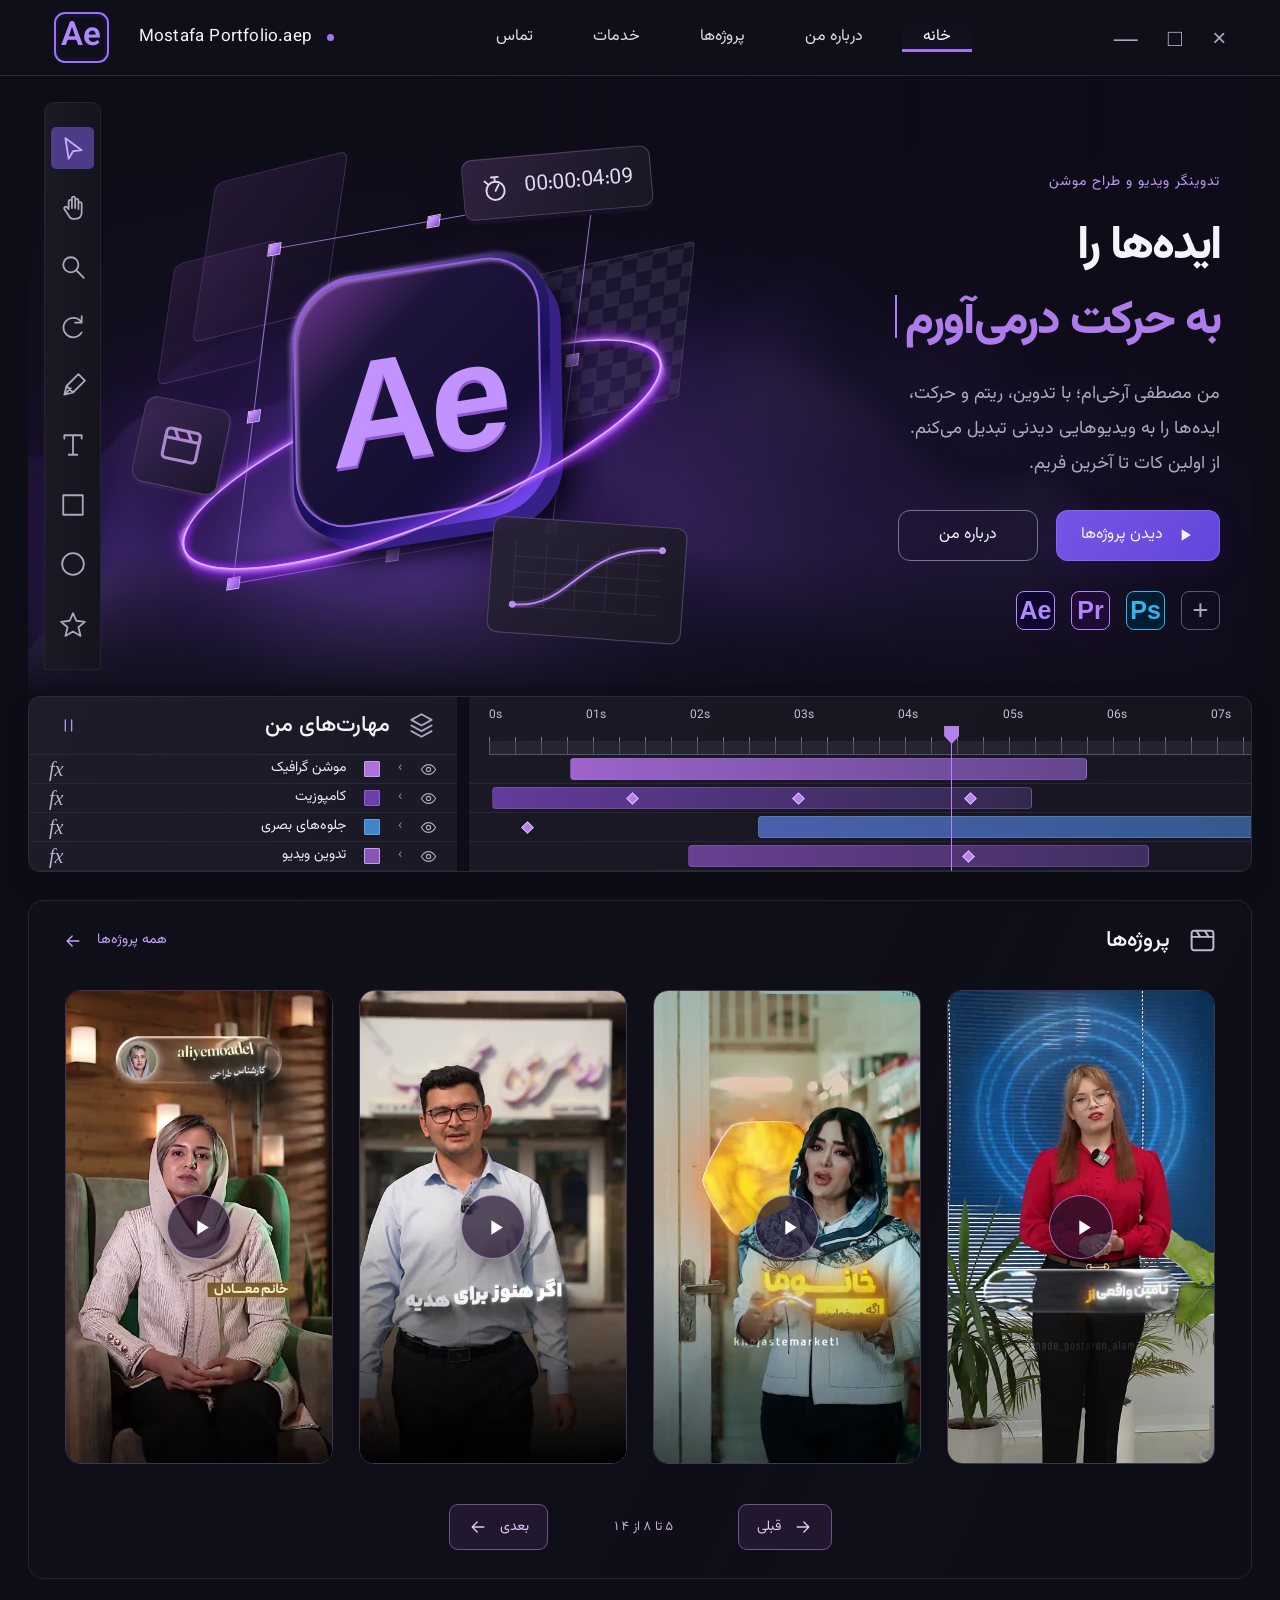
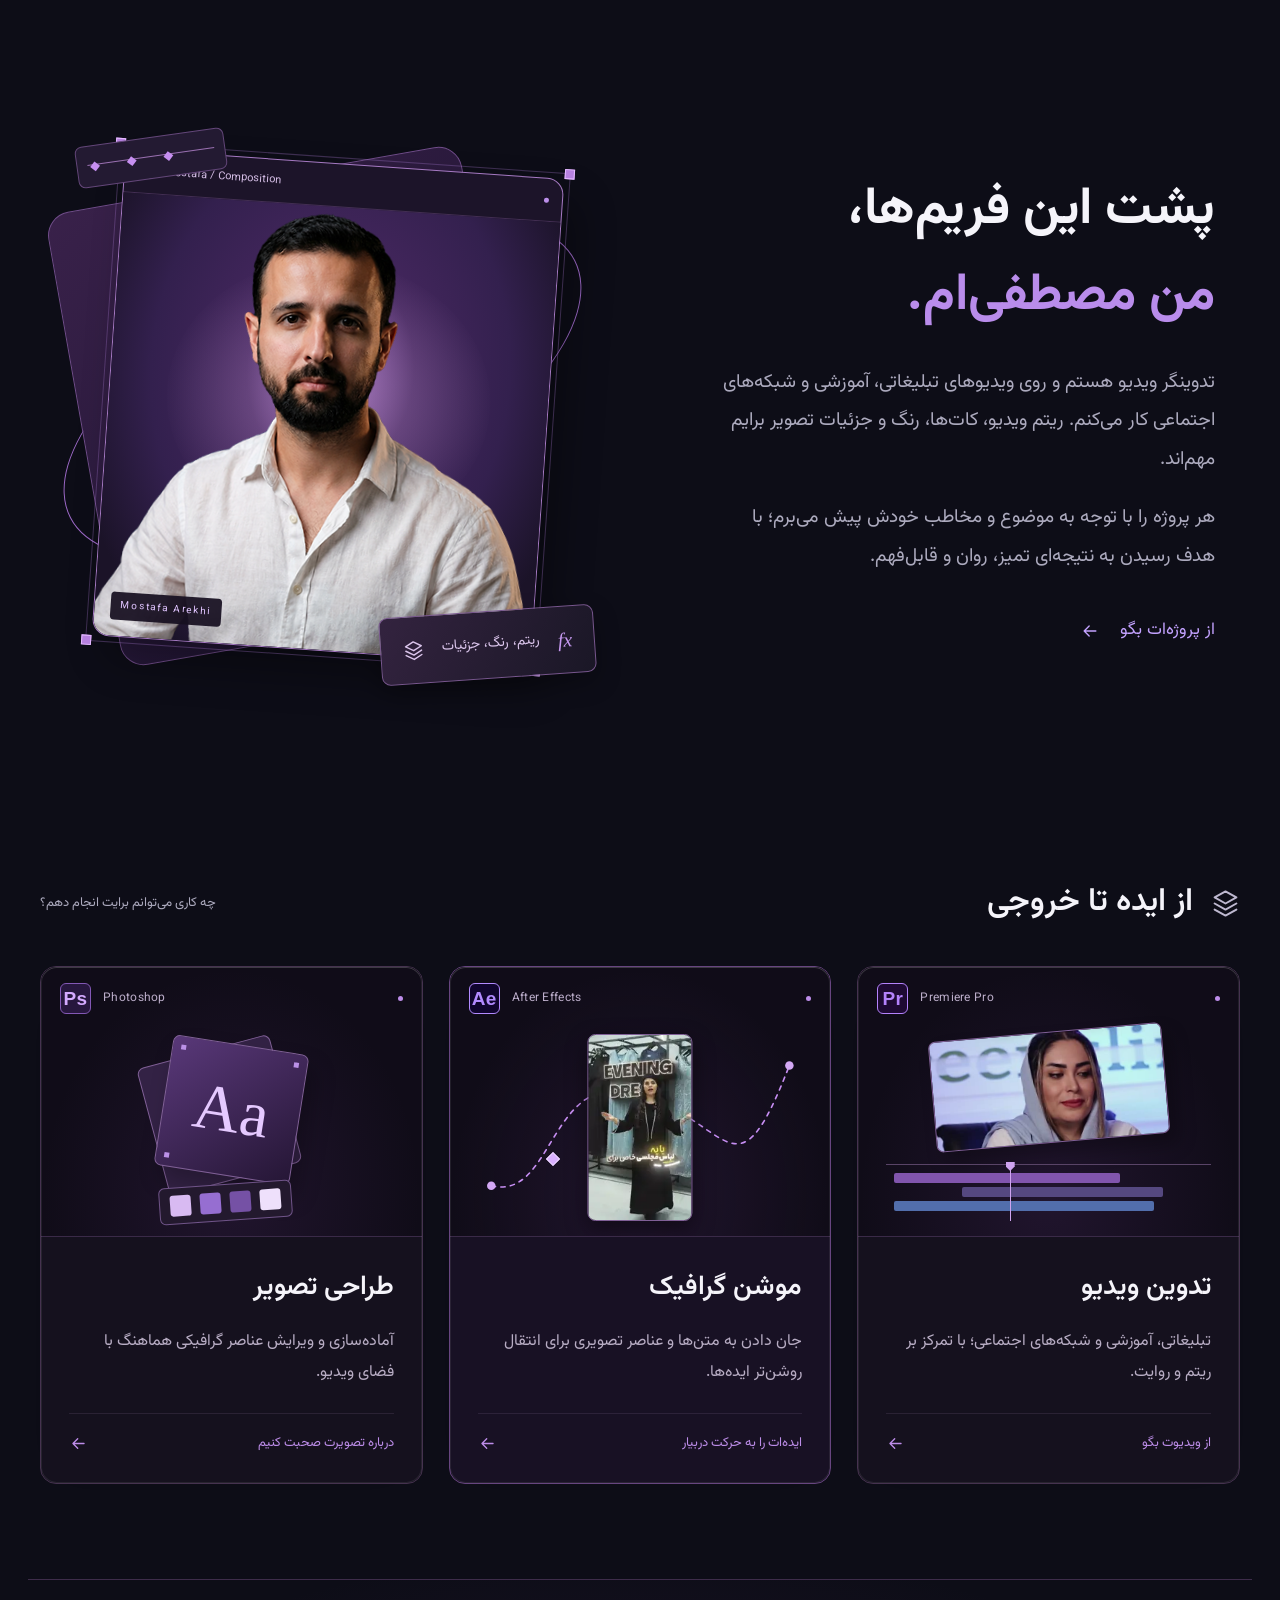
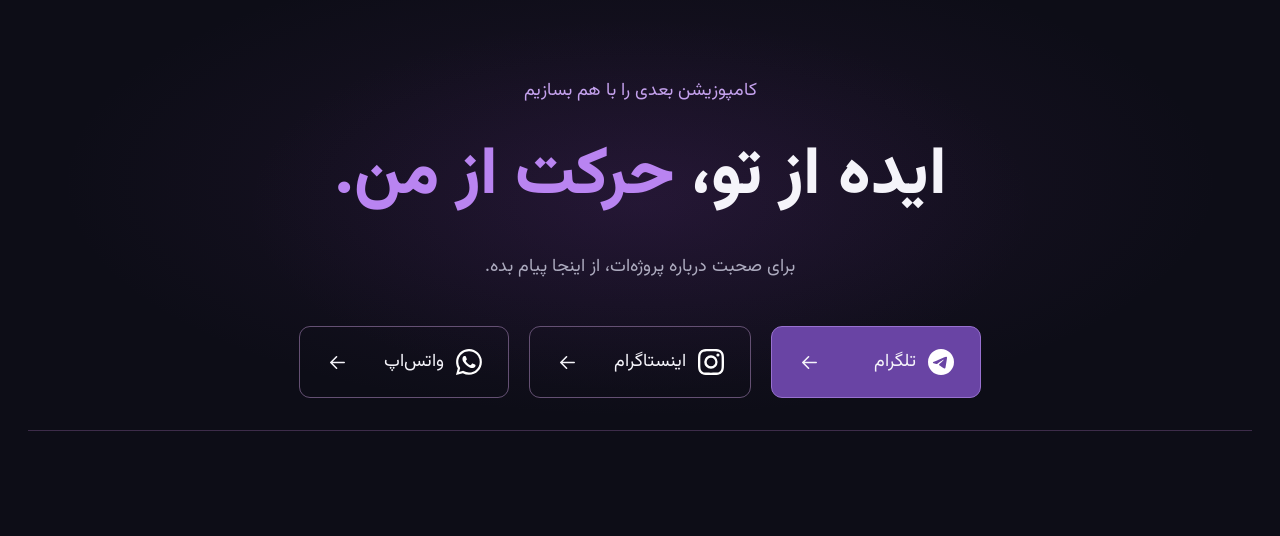
<file: index.html>
<!doctype html>
<html lang="fa" dir="rtl"><head><meta charset="utf-8"><meta name="viewport" content="width=device-width,initial-scale=1"><meta name="description" content="پورتفولیوی مصطفی آرخی؛ تدوین ویدیو و موشن گرافیک"><meta name="theme-color" content="#0d0d17"><title>مصطفی آرخی | تدوین و موشن گرافیک</title><link rel="preconnect" href="https://fonts.googleapis.com"><link rel="preconnect" href="https://fonts.gstatic.com" crossorigin><link href="https://fonts.googleapis.com/css2?family=Vazirmatn:wght@400;500;600;700;800;900&display=swap" rel="stylesheet"><link rel="stylesheet" href="styles.css"><link rel="stylesheet" href="refinements.css?v=mobile-hero-layout"><script src="script.js?v=gradient-waves" defer></script><link rel="stylesheet" href="assets/service-tilt.css"></head>
<body>
<svg class="icon-defs" xmlns="http://www.w3.org/2000/svg"><defs>
<symbol id="play" viewBox="0 0 24 24"><path d="m8 5 11 7-11 7Z"/></symbol><symbol id="pause" viewBox="0 0 24 24"><path d="M8 5v14M16 5v14"/></symbol>
<symbol id="arrow" viewBox="0 0 24 24"><path d="M19 12H5m6-6-6 6 6 6"/></symbol><symbol id="layers" viewBox="0 0 24 24"><path d="m3 7 9-5 9 5-9 5Zm0 5 9 5 9-5M3 17l9 5 9-5"/></symbol><symbol id="film" viewBox="0 0 24 24"><rect x="3" y="4" width="18" height="16" rx="2"/><path d="M3 9h18M7 4l3 5m4-5 3 5"/></symbol>
<symbol id="cursor" viewBox="0 0 24 24"><path d="m5 3 15 11-8 1-4 7Z"/></symbol><symbol id="hand" viewBox="0 0 24 24"><path d="M8 13V6a1.5 1.5 0 0 1 3 0v6-9a1.5 1.5 0 0 1 3 0v9-7a1.5 1.5 0 0 1 3 0v8-5a1.5 1.5 0 0 1 3 0v8c0 4-2 6-6 6h-2c-2 0-3-1-4-3l-4-6a1.5 1.5 0 0 1 2-2Z"/></symbol><symbol id="search" viewBox="0 0 24 24"><circle cx="10" cy="10" r="7"/><path d="m15 15 7 7"/></symbol><symbol id="pen" viewBox="0 0 24 24"><path d="m4 20 2-8L17 1l6 6-11 11Zm2-8 6 6M4 20l6-6"/></symbol><symbol id="eye" viewBox="0 0 24 24"><path d="M2 12s4-7 10-7 10 7 10 7-4 7-10 7S2 12 2 12Z"/><circle cx="12" cy="12" r="3"/></symbol><symbol id="clock" viewBox="0 0 24 24"><circle cx="12" cy="14" r="8"/><path d="M12 14l3-5M9 2h6m-3 0v4M3 5l3 3"/></symbol><symbol id="menu" viewBox="0 0 24 24"><path d="M3 6h18M3 12h18M3 18h18"/></symbol></defs></svg>
<a class="skip-link" href="#main">رفتن به محتوای اصلی</a>
<header class="app-header"><a class="brand" href="#home" aria-label="مصطفی آرخی، خانه"><span class="ae-mark" aria-hidden="true">Ae</span><span class="project-name" dir="ltr">Mostafa Portfolio.aep <i></i></span></a><button class="menu-toggle icon-button" aria-label="باز کردن منو" aria-expanded="false" aria-controls="navigation"><svg><use href="#menu"/></svg></button><nav id="navigation" aria-label="منوی اصلی"><a class="active" href="#home">خانه</a><a href="#about">درباره من</a><a href="#projects">پروژه‌ها</a><a href="#services">خدمات</a><a href="#contact">تماس</a></nav><div class="window-chrome" aria-hidden="true"><span>—</span><span>□</span><span>×</span></div></header>

<main id="main"><section class="hero" id="home" aria-labelledby="hero-title"><aside class="tool-rail" aria-hidden="true"><span class="selected"><svg><use href="#cursor"/></svg></span><span><svg><use href="#hand"/></svg></span><span><svg><use href="#search"/></svg></span><span><svg viewBox="0 0 24 24"><path d="M20 8a9 9 0 1 0 0 9M20 2v6h-6"/></svg></span><span><svg><use href="#pen"/></svg></span><span><svg viewBox="0 0 24 24"><path d="M4 6V3h16v3M12 3v18M8 21h8"/></svg></span><span><svg viewBox="0 0 24 24"><path d="M3 3h18v18H3Z"/></svg></span><span><svg viewBox="0 0 24 24"><circle cx="12" cy="12" r="10"/></svg></span><span><svg viewBox="0 0 24 24"><path d="m12 2 3 7 8 1-6 5 2 8-7-4-7 4 2-8-6-5 8-1Z"/></svg></span></aside><div class="hero-copy" dir="rtl"><p class="role-label">تدوینگر ویدیو و طراح موشن</p><h1 id="hero-title">ایده‌ها را<br><span>به حرکت درمی‌آورم<span class="type-caret" aria-hidden="true"></span></span></h1><p class="intro">من مصطفی آرخی‌ام؛ با تدوین، ریتم و حرکت،<br class="desktop-break"> ایده‌ها را به ویدیوهایی دیدنی تبدیل می‌کنم.<br class="desktop-break"> از اولین کات تا آخرین فریم.</p><div class="hero-actions"><a class="button primary" href="#projects"><svg><use href="#play"/></svg>دیدن پروژه‌ها</a><a class="button secondary" href="#about">درباره من</a></div><div class="software" aria-label="نرم‌افزارهای من"><span class="software-ae" title="After Effects">Ae</span><span class="software-pr" title="Premiere Pro">Pr</span><span class="software-ps" title="Photoshop">Ps</span><a href="#services" aria-label="مشاهده خدمات">+</a></div></div>
<div class="hero-art" aria-label="نشان سه‌بعدی افتر افکت با مدار نئونی" role="img"><div class="hero-scene"><div class="art-glow"></div><div class="floating-plane plane-one"></div><div class="floating-plane plane-two"></div><div class="checker-plane"></div><div class="selection-box"><i></i><i></i><i></i><i></i><i></i><i></i><i></i><i></i></div><div class="orbit orbit-back"></div><div class="ae-object"><div class="ae-face">Ae</div></div><div class="orbit orbit-front"></div><div class="timecode"><svg><use href="#clock"/></svg><span dir="ltr" id="art-timecode">00:00:02:16</span></div><div class="floating-film"><svg><use href="#film"/></svg></div><div class="curve-panel"><svg viewBox="0 0 220 110" fill="none"><path class="curve-grid" d="M15 10v85h190M15 30h190M15 50h190M15 70h190M55 10v85M95 10v85M135 10v85M175 10v85"/><path class="curve-shadow" d="M15 93C95 95 95 10 205 10"/><path class="curve-line" d="M15 93C95 95 95 10 205 10"/><circle cx="15" cy="93" r="4"/><circle cx="205" cy="10" r="4"/></svg></div></div></div></section>
<section class="timeline-panel" aria-labelledby="skills-title"><div class="layer-list"><div class="timeline-heading"><h2 id="skills-title"><svg><use href="#layers"/></svg>مهارت‌های من</h2><button class="timeline-play icon-button" type="button" aria-label="پخش تایم‌لاین" aria-pressed="false"><svg><use href="#play"/></svg></button></div><div class="layer"><svg><use href="#eye"/></svg><span>›</span><i></i><span>موشن گرافیک</span><em>fx</em></div><div class="layer"><svg><use href="#eye"/></svg><span>›</span><i></i><span>کامپوزیت</span><em>fx</em></div><div class="layer"><svg><use href="#eye"/></svg><span>›</span><i></i><span>جلوه‌های بصری</span><em>fx</em></div><div class="layer"><svg><use href="#eye"/></svg><span>›</span><i></i><span>تدوین ویدیو</span><em>fx</em></div></div><div class="timeline-tracks" dir="ltr"><div class="ruler"><span>0s</span><span>01s</span><span>02s</span><span>03s</span><span>04s</span><span>05s</span><span>06s</span><span>07s</span></div><div class="ruler-ticks"></div><div class="track"><div class="clip clip-one"></div></div><div class="track"><div class="clip clip-two"><i></i><i></i><i></i></div></div><div class="track"><div class="clip clip-three"></div><i class="keyframe early"></i></div><div class="track"><div class="clip clip-four"><i></i></div></div><input class="timeline-scrubber" type="range" min="0" max="210" value="76" aria-label="موقعیت تایم‌لاین"><div class="playhead" style="--position:36.19%"><span></span></div></div></section>
<section class="projects panel-section" id="projects" aria-labelledby="projects-title"><div class="section-heading"><h2 id="projects-title"><svg><use href="#film"/></svg>پروژه‌ها</h2><a class="text-link" href="#project-list">همه پروژه‌ها<svg><use href="#arrow"/></svg></a></div><div class="project-slider" role="region" aria-label="اسلایدر نمونه‌کارها" aria-roledescription="اسلایدر"><div class="project-grid" id="project-list" tabindex="0" aria-label="ویدیوهای نمونه‌کار؛ حرکت با کلیدهای چپ و راست"><article class="project-card" aria-label="نمونه‌کار Usher-01"><div class="project-media"><video poster="assets/posters/Usher-01.jpg" data-src="assets/web/Usher-01.mp4?v=web-video-6" playsinline preload="none" aria-label="پخش نمونه‌کار Usher-01"></video><button class="video-toggle" type="button" aria-label="پخش نمونه‌کار Usher-01" aria-pressed="false"><svg aria-hidden="true"><use href="#play"/></svg></button></div></article>
<article class="project-card" aria-label="نمونه‌کار Usher-03"><div class="project-media"><video poster="assets/posters/Usher-03.jpg" data-src="assets/web/Usher-03.mp4?v=web-video-6" playsinline preload="none" aria-label="پخش نمونه‌کار Usher-03"></video><button class="video-toggle" type="button" aria-label="پخش نمونه‌کار Usher-03" aria-pressed="false"><svg aria-hidden="true"><use href="#play"/></svg></button></div></article>
<article class="project-card" aria-label="نمونه‌کار Usher-04"><div class="project-media"><video poster="assets/posters/Usher-04.jpg" data-src="assets/web/Usher-04.mp4?v=web-video-6" playsinline preload="none" aria-label="پخش نمونه‌کار Usher-04"></video><button class="video-toggle" type="button" aria-label="پخش نمونه‌کار Usher-04" aria-pressed="false"><svg aria-hidden="true"><use href="#play"/></svg></button></div></article>
<article class="project-card" aria-label="نمونه‌کار Usher-09-2"><div class="project-media"><video poster="assets/posters/Usher-09-2.jpg" data-src="assets/web/Usher-09-2.mp4?v=web-video-6" playsinline preload="none" aria-label="پخش نمونه‌کار Usher-09-2"></video><button class="video-toggle" type="button" aria-label="پخش نمونه‌کار Usher-09-2" aria-pressed="false"><svg aria-hidden="true"><use href="#play"/></svg></button></div></article>
<article class="project-card" aria-label="نمونه‌کار Usher-12"><div class="project-media"><video poster="assets/posters/Usher-12.jpg" data-src="assets/web/Usher-12.mp4?v=web-video-6" playsinline preload="none" aria-label="پخش نمونه‌کار Usher-12"></video><button class="video-toggle" type="button" aria-label="پخش نمونه‌کار Usher-12" aria-pressed="false"><svg aria-hidden="true"><use href="#play"/></svg></button></div></article>
<article class="project-card" aria-label="نمونه‌کار Usher-13-2"><div class="project-media"><video poster="assets/posters/Usher-13-2.jpg" data-src="assets/web/Usher-13-2.mp4?v=web-video-6" playsinline preload="none" aria-label="پخش نمونه‌کار Usher-13-2"></video><button class="video-toggle" type="button" aria-label="پخش نمونه‌کار Usher-13-2" aria-pressed="false"><svg aria-hidden="true"><use href="#play"/></svg></button></div></article>
<article class="project-card" aria-label="نمونه‌کار Usher-14"><div class="project-media"><video poster="assets/posters/Usher-14.jpg" data-src="assets/web/Usher-14.mp4?v=web-video-6" playsinline preload="none" aria-label="پخش نمونه‌کار Usher-14"></video><button class="video-toggle" type="button" aria-label="پخش نمونه‌کار Usher-14" aria-pressed="false"><svg aria-hidden="true"><use href="#play"/></svg></button></div></article>
<article class="project-card" aria-label="نمونه‌کار Arkan-84"><div class="project-media"><video poster="assets/posters/Arkan-84.jpg" data-src="assets/web/Arkan-84.mp4?v=web-video-6" playsinline preload="none" aria-label="پخش نمونه‌کار Arkan-84"></video><button class="video-toggle" type="button" aria-label="پخش نمونه‌کار Arkan-84" aria-pressed="false"><svg aria-hidden="true"><use href="#play"/></svg></button></div></article>
<article class="project-card" aria-label="نمونه‌کار Arkan-88-2"><div class="project-media"><video poster="assets/posters/Arkan-88-2.jpg" data-src="assets/web/Arkan-88-2.mp4?v=web-video-6" playsinline preload="none" aria-label="پخش نمونه‌کار Arkan-88-2"></video><button class="video-toggle" type="button" aria-label="پخش نمونه‌کار Arkan-88-2" aria-pressed="false"><svg aria-hidden="true"><use href="#play"/></svg></button></div></article>
<article class="project-card" aria-label="نمونه‌کار Arkan-108-2"><div class="project-media"><video poster="assets/posters/Arkan-108-2.jpg" data-src="assets/web/Arkan-108-2.mp4?v=web-video-6" playsinline preload="none" aria-label="پخش نمونه‌کار Arkan-108-2"></video><button class="video-toggle" type="button" aria-label="پخش نمونه‌کار Arkan-108-2" aria-pressed="false"><svg aria-hidden="true"><use href="#play"/></svg></button></div></article>
<article class="project-card" aria-label="نمونه‌کار Arkan-116"><div class="project-media"><video poster="assets/posters/Arkan-116.jpg" data-src="assets/web/Arkan-116.mp4?v=web-video-6" playsinline preload="none" aria-label="پخش نمونه‌کار Arkan-116"></video><button class="video-toggle" type="button" aria-label="پخش نمونه‌کار Arkan-116" aria-pressed="false"><svg aria-hidden="true"><use href="#play"/></svg></button></div></article>
<article class="project-card" aria-label="نمونه‌کار Arkan-118"><div class="project-media"><video poster="assets/posters/Arkan-118.jpg" data-src="assets/web/Arkan-118.mp4?v=web-video-6" playsinline preload="none" aria-label="پخش نمونه‌کار Arkan-118"></video><button class="video-toggle" type="button" aria-label="پخش نمونه‌کار Arkan-118" aria-pressed="false"><svg aria-hidden="true"><use href="#play"/></svg></button></div></article>
<article class="project-card" aria-label="نمونه‌کار Arkan-120"><div class="project-media"><video poster="assets/posters/Arkan-120.jpg" data-src="assets/web/Arkan-120.mp4?v=web-video-6" playsinline preload="none" aria-label="پخش نمونه‌کار Arkan-120"></video><button class="video-toggle" type="button" aria-label="پخش نمونه‌کار Arkan-120" aria-pressed="false"><svg aria-hidden="true"><use href="#play"/></svg></button></div></article>
<article class="project-card" aria-label="نمونه‌کار Arkan-122"><div class="project-media"><video poster="assets/posters/Arkan-122.jpg" data-src="assets/web/Arkan-122.mp4?v=web-video-6" playsinline preload="none" aria-label="پخش نمونه‌کار Arkan-122"></video><button class="video-toggle" type="button" aria-label="پخش نمونه‌کار Arkan-122" aria-pressed="false"><svg aria-hidden="true"><use href="#play"/></svg></button></div></article></div><div class="slider-controls"><button class="project-prev" type="button" aria-label="نمونه‌کارهای قبلی" aria-controls="project-list"><svg aria-hidden="true"><use href="#arrow"/></svg><span>قبلی</span></button><span class="project-position" role="status" aria-live="polite" aria-atomic="true"></span><button class="project-next" type="button" aria-label="نمونه‌کارهای بعدی" aria-controls="project-list"><span>بعدی</span><svg aria-hidden="true"><use href="#arrow"/></svg></button></div></div><p class="video-feedback" role="status" aria-live="polite"></p></section>
<section class="about-section" id="about"><div class="about-art"><div class="about-orbit" aria-hidden="true"></div><div class="about-backplate" aria-hidden="true"></div><div class="about-portrait"><div class="portrait-toolbar"><svg aria-hidden="true"><use href="#film"/></svg><span dir="ltr">Mostafa / Composition</span><i></i></div><div class="portrait-photo"><img src="assets/mostafa.png" alt="مصطفی آرخی" loading="lazy" width="443" height="527"></div><span class="portrait-name" dir="ltr">Mostafa Arekhi</span><div class="portrait-handles" aria-hidden="true"><i></i><i></i><i></i><i></i></div></div><div class="about-layer" aria-hidden="true"><svg><use href="#layers"/></svg><span>ریتم، رنگ، جزئیات</span><span class="layer-fx">fx</span></div><div class="about-keyframes" aria-hidden="true"><span></span><i></i><i></i><i></i></div></div><div class="about-copy"><h2>پشت این فریم‌ها،<br><span>من مصطفی‌ام.</span></h2><p>تدوینگر ویدیو هستم و روی ویدیوهای تبلیغاتی، آموزشی و شبکه‌های اجتماعی کار می‌کنم. ریتم ویدیو، کات‌ها، رنگ و جزئیات تصویر برایم مهم‌اند.</p><p>هر پروژه را با توجه به موضوع و مخاطب خودش پیش می‌برم؛ با هدف رسیدن به نتیجه‌ای تمیز، روان و قابل‌فهم.</p><a class="text-link" href="#contact">از پروژه‌ات بگو<svg><use href="#arrow"/></svg></a></div></section>
<section class="services panel-section" id="services"><div class="section-heading"><h2><svg><use href="#layers"/></svg>از ایده تا خروجی</h2><span class="section-note">چه کاری می‌توانم برایت انجام دهم؟</span></div><div class="service-list">
<div class="service-card editing-service"><div class="service-visual" aria-hidden="true"><div class="service-windowbar"><span class="app-icon software-pr">Pr</span><span>Premiere Pro</span><i></i></div><div class="editing-preview"><div class="preview-screen"><img src="assets/service-editing.jpg" alt="" width="480" height="270" loading="lazy" decoding="async"></div><div class="preview-timeline"><i></i><i></i><i></i><span></span></div></div></div><div class="service-body"><h3>تدوین ویدیو</h3><p>تبلیغاتی، آموزشی و شبکه‌های اجتماعی؛ با تمرکز بر ریتم و روایت.</p><a href="#contact">از ویدیوت بگو<svg><use href="#arrow"/></svg></a></div></div>
<div class="service-card motion-service"><div class="service-visual" aria-hidden="true"><div class="service-windowbar"><span class="app-icon software-ae">Ae</span><span>After Effects</span><i></i></div><div class="motion-preview"><picture class="motion-footage"><source media="(prefers-reduced-motion: no-preference)" srcset="assets/service-motion.webp" type="image/webp"><img src="assets/service-motion.jpg" alt="" width="176" height="312" loading="lazy" decoding="async"></picture><svg viewBox="0 0 320 180"><path class="motion-path" d="M20 140C80 155 74 26 160 54S250 156 300 27"/><circle cx="20" cy="140" r="4"/><circle cx="300" cy="27" r="4"/></svg><div class="motion-node"></div></div></div><div class="service-body"><h3>موشن گرافیک</h3><p>جان دادن به متن‌ها و عناصر تصویری برای انتقال روشن‌تر ایده‌ها.</p><a href="#contact">ایده‌ات را به حرکت دربیار<svg><use href="#arrow"/></svg></a></div></div>
<div class="service-card design-service"><div class="service-visual" aria-hidden="true"><div class="service-windowbar"><span class="app-icon software-ps">Ps</span><span>Photoshop</span><i></i></div><div class="design-preview"><div class="design-sheet sheet-back"></div><div class="design-sheet sheet-front"><span>Aa</span><i></i><i></i><i></i></div><div class="design-swatches"><i></i><i></i><i></i><i></i></div></div></div><div class="service-body"><h3>طراحی تصویر</h3><p>آماده‌سازی و ویرایش عناصر گرافیکی هماهنگ با فضای ویدیو.</p><a href="#contact">درباره تصویرت صحبت کنیم<svg><use href="#arrow"/></svg></a></div></div>
</div></section>
<section class="contact-section" id="contact"><div class="contact-light" aria-hidden="true"></div><p>کامپوزیشن بعدی را با هم بسازیم</p><h2>ایده از تو، <span>حرکت از من.</span></h2><p>برای صحبت درباره پروژه‌ات، از اینجا پیام بده.</p><div class="contact-links"><a href="https://t.me/mustafa_arekhi" target="_blank" rel="noopener"><span class="contact-label"><img src="assets/telegram-brand.svg" alt="" width="26" height="26">تلگرام</span><svg><use href="#arrow"/></svg></a><a href="https://instagram.com/mostafa.arekhi" target="_blank" rel="noopener"><span class="contact-label"><img src="assets/instagram-brand.svg" alt="" width="26" height="26">اینستاگرام</span><svg><use href="#arrow"/></svg></a><a href="https://wa.me/989331455161" target="_blank" rel="noopener"><span class="contact-label"><img src="assets/whatsapp-brand.svg" alt="" width="26" height="26">واتس‌اپ</span><svg><use href="#arrow"/></svg></a></div></section></main><footer><span>© <span id="year">۲۰۲۶</span> مصطفی آرخی</span><span class="footer-status"><i></i>ساخته‌شده با دقت، فریم به فریم</span><a href="#home">بازگشت به بالا ↑</a></footer></body></html>
</file>
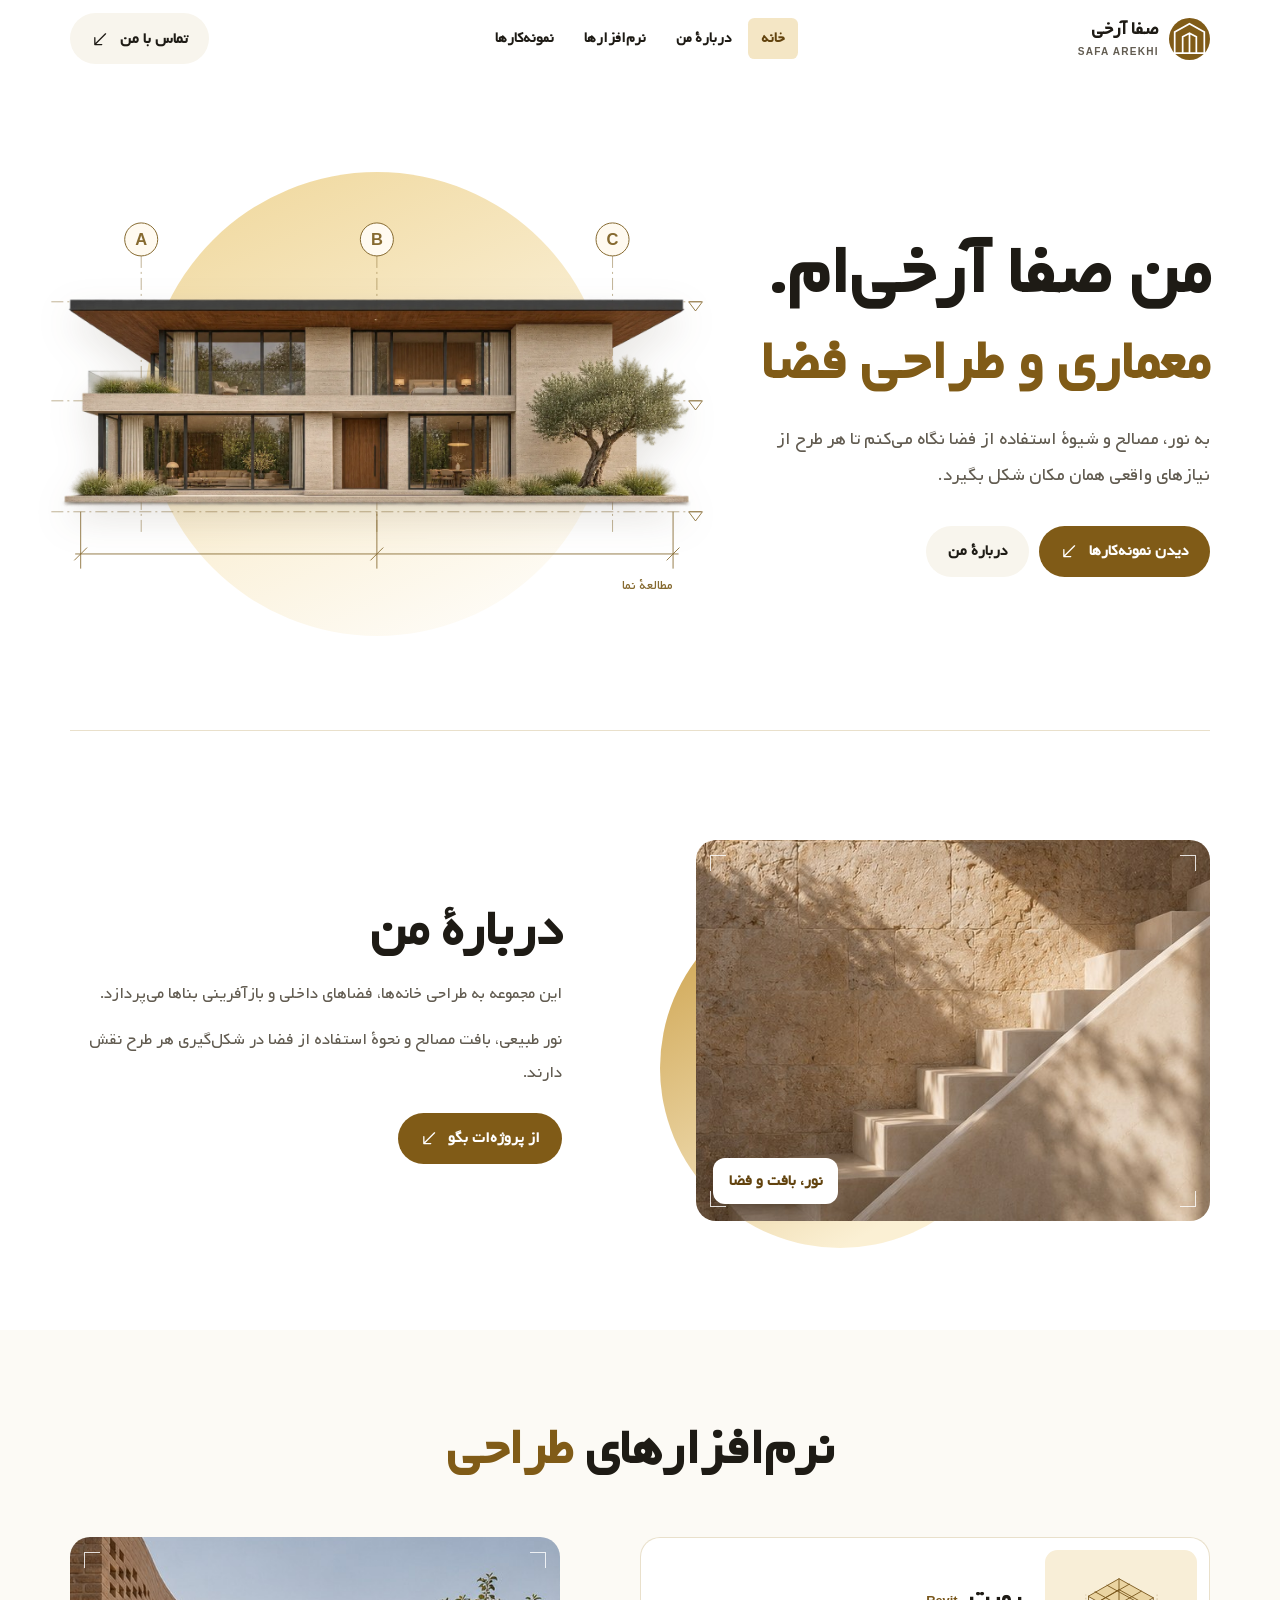
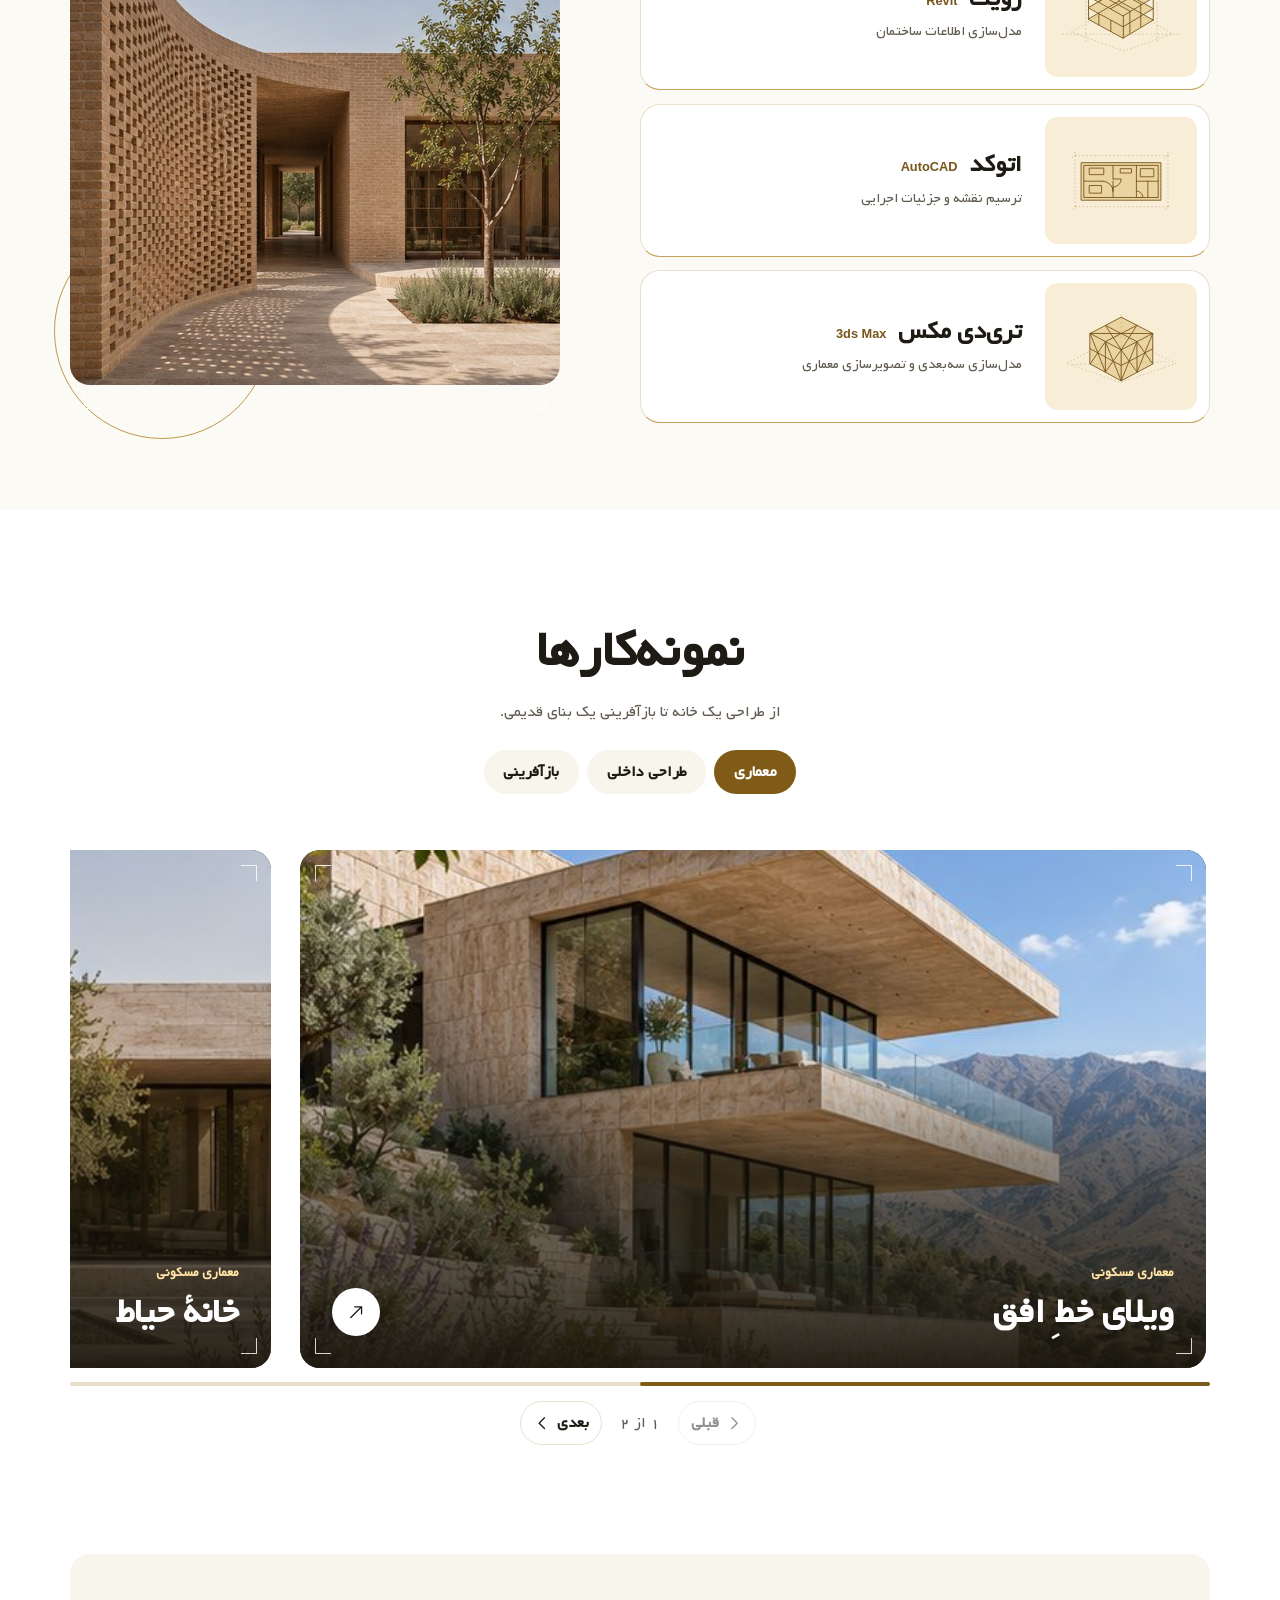
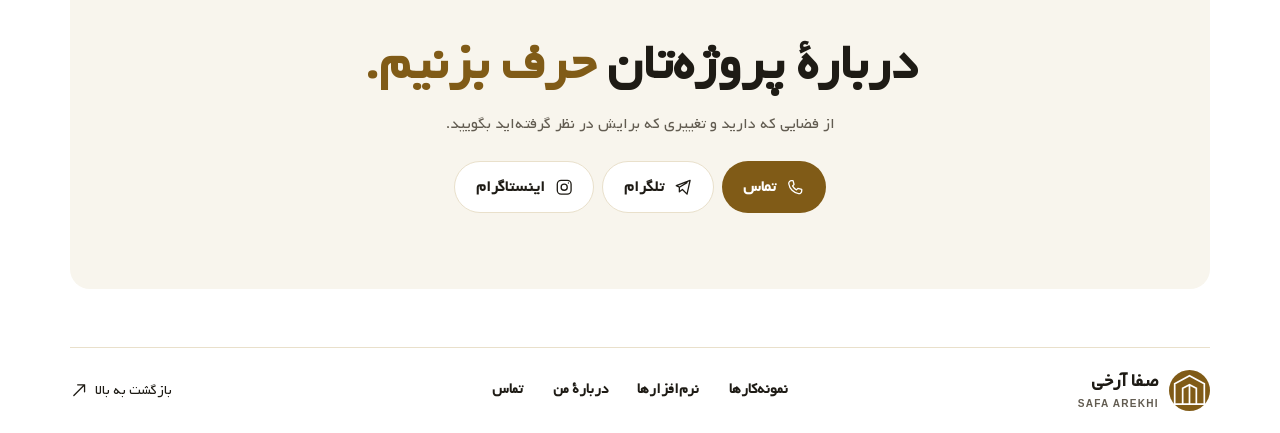
<file: safaarekhi/index.html>
<!doctype html>
<html lang="fa" dir="rtl" id="top">
<head>
  <meta charset="utf-8">
  <meta name="viewport" content="width=device-width, initial-scale=1">
  <meta name="theme-color" content="#ffffff">
  <meta name="description" content="پورتفولیوی صفا آرخی در زمینۀ معماری، طراحی داخلی و بازآفرینی فضا.">
  <title>صفا آرخی | معماری و طراحی فضا</title>
  <link rel="icon" href="assets/mark.svg" type="image/svg+xml">
  <link rel="stylesheet" href="styles.css?v=project-slider-2">
  <script src="site.js?v=project-slider-2" defer></script>
</head>
<body>
  <svg class="symbols" aria-hidden="true" xmlns="http://www.w3.org/2000/svg">
    <symbol id="i-arrow" viewBox="0 0 24 24"><path d="M19 5 5 19M5 10v9h9"/></symbol>
    <symbol id="i-up" viewBox="0 0 24 24"><path d="M5 19 19 5M10 5h9v9"/></symbol>
    <symbol id="i-phone" viewBox="0 0 24 24"><path d="M7.1 3.5h2.1l1.3 5-2 1.8a14 14 0 0 0 5.2 5.2l1.8-2 5 1.3v2.1a3.6 3.6 0 0 1-4 3.5A15.3 15.3 0 0 1 3.6 7.5a3.6 3.6 0 0 1 3.5-4Z"/></symbol>
    <symbol id="i-send" viewBox="0 0 24 24"><path d="m3 10 18-7-4 18-6-6-4 3v-6l10-6M3 10l4 2"/></symbol>
    <symbol id="i-camera" viewBox="0 0 24 24"><rect x="3" y="3" width="18" height="18" rx="5"/><circle cx="12" cy="12" r="4"/><path d="M17.5 6.5h.01"/></symbol>
    <symbol id="i-close" viewBox="0 0 24 24"><path d="m6 6 12 12M6 18 18 6"/></symbol>
    <symbol id="i-chevron" viewBox="0 0 24 24"><path d="m15 5-7 7 7 7"/></symbol>
  </svg>
  <a class="skip" href="#main">رفتن به محتوای اصلی</a>
  <header class="site-header wrap">
    <a class="brand" href="#top" aria-label="صفا آرخی، ابتدای صفحه">
      <img src="assets/mark.svg" width="42" height="42" alt="">
      <span><strong>صفا آرخی</strong><small lang="en" dir="ltr">SAFA AREKHI</small></span>
    </a>
    <nav aria-label="منوی اصلی">
      <a href="#top" aria-current="location">خانه</a>
      <a href="#about">دربارۀ من</a>
      <a href="#tools">نرم‌افزارها</a>
      <a href="#work">نمونه‌کارها</a>
    </nav>
    <a class="button button-outline header-contact" href="#contact" data-contact-entry hidden>تماس با من <svg class="icon" aria-hidden="true"><use href="#i-arrow"/></svg></a>
  </header>

  <main id="main">
    <section class="hero wrap" aria-labelledby="hero-title">
      <div class="hero-copy">
        <h1 id="hero-title">من صفا آرخی‌ام.<br><em>معماری و طراحی فضا</em></h1>
        <p class="hero-description">به نور، مصالح و شیوۀ استفاده از فضا نگاه می‌کنم تا هر طرح از نیازهای واقعی همان مکان شکل بگیرد.</p>
        <div class="hero-actions">
          <a class="button button-primary" href="#work">دیدن نمونه‌کارها <svg class="icon" aria-hidden="true"><use href="#i-arrow"/></svg></a>
          <a class="button button-outline" href="#about">دربارۀ من</a>
        </div>
      </div>
      <div class="hero-stage">
        <figure class="elevation">
          <svg class="elevation-drawing" viewBox="0 0 750 445" aria-hidden="true" focusable="false">
            <g class="draft-axis">
              <path d="M118 61v302m257-302v302m257-302v302M20 111h710M20 219h710M20 340h710"/>
            </g>
            <g class="draft-dimension">
              <path d="M52 340v62m323-62v62m323-62v62M46 386h658M45 393l14-14m309 14 14-14m309 14 14-14"/>
              <path d="M730 111h-15l7.5 10Zm0 108h-15l7.5 10Zm0 121h-15l7.5 10Z"/>
            </g>
            <g class="draft-bubble">
              <circle cx="118" cy="43" r="18"/>
              <circle cx="375" cy="43" r="18"/>
              <circle cx="632" cy="43" r="18"/>
            </g>
            <g class="draft-label" direction="ltr" text-anchor="middle">
              <text x="118" y="49">A</text>
              <text x="375" y="49">B</text>
              <text x="632" y="49">C</text>
            </g>
          </svg>
          <img class="hero-building" src="assets/villa-elevation.webp" alt="رندر معماری ویلایی با سقف کشیده، نمای سنگی و پنجره‌های سرتاسری" width="1460" height="500" fetchpriority="high">
          <figcaption class="elevation-caption">مطالعۀ نما</figcaption>
        </figure>
      </div>
    </section>

    <section id="about" class="section about wrap" aria-labelledby="about-title">
      <figure class="about-visual">
        <img src="assets/material.jpg" alt="پلۀ روشن کنار دیوار سنگی با سایۀ مورب" width="625" height="625" loading="lazy">
        <figcaption>نور، بافت و فضا</figcaption>
      </figure>
      <div class="about-copy">
        <h2 id="about-title">دربارۀ من</h2>
        <p>این مجموعه به طراحی خانه‌ها، فضاهای داخلی و بازآفرینی بناها می‌پردازد.</p>
        <p>نور طبیعی، بافت مصالح و نحوۀ استفاده از فضا در شکل‌گیری هر طرح نقش دارند.</p>
        <a class="about-link button button-primary" href="#contact" data-contact-entry hidden>از پروژه‌ات بگو <svg class="icon" aria-hidden="true"><use href="#i-arrow"/></svg></a>
      </div>
    </section>

    <section id="tools" class="section tools-section" aria-labelledby="tools-title">
      <div class="wrap">
        <div class="section-heading">
          <h2 id="tools-title">نرم‌افزارهای <em>طراحی</em></h2>
        </div>
        <div class="tools-layout">
          <ul class="tool-grid">
            <li class="tool-card tool-revit">
              <div class="tool-art" aria-hidden="true">
                <svg viewBox="0 0 280 140" focusable="false">
                  <path class="tool-guide" d="M48 103 137 51l97 55-89 32Z M75 120V34m131 87V31M32 107h216"/>
                  <path class="tool-fill" d="m80 79 56-33 63 35-55 33Z M80 58l56-33 63 35-55 33Z M80 37l56-32 63 35-55 33Z"/>
                  <path class="tool-line" d="m80 79 56-33 63 35-55 33Z M80 58l56-33 63 35-55 33Z M80 37l56-32 63 35-55 33Z M80 37v42m119-39v41m-55-8v41m-8-109v41"/>
                  <path class="tool-line" d="m99 47 56-32m-34 45 56-32m-63-11 63 35m-85-23 63 35m-56 6v20m22-8v20m35-38v41m20-53v41"/>
                </svg>
              </div>
              <div class="tool-copy"><strong>رویت</strong><span lang="en" dir="ltr">Revit</span><small>مدل‌سازی اطلاعات ساختمان</small></div>
            </li>
            <li class="tool-card tool-cad">
              <div class="tool-art" aria-hidden="true">
                <svg viewBox="0 0 280 140" focusable="false">
                  <path class="tool-guide" d="M55 18v106m171-106v106M55 25h171M55 119h171M49 29l12-8m159 8 12-8M49 123l12-8m159 8 12-8"/>
                  <path class="tool-fill" d="M67 38h146v69H67z"/>
                  <path class="tool-line" d="M67 38h146v69H67zM72 43h136v59H72zM125 43v25m0 15v19m43-59v59M72 72h34m62 0h40m-19 0v30"/>
                  <path class="tool-line" d="M106 72a19 19 0 0 1 19 19V72m0 11a15 15 0 0 0 15-15h-15m43 22a12 12 0 0 1 12 12h-12"/>
                  <path class="tool-line" d="M82 48h26v12H82zM82 80h22v14H82zM176 49h24v15h-24zM139 49h20v8h-20z"/>
                </svg>
              </div>
              <div class="tool-copy"><strong>اتوکد</strong><span lang="en" dir="ltr">AutoCAD</span><small>ترسیم نقشه و جزئیات اجرایی</small></div>
            </li>
            <li class="tool-card tool-max">
              <div class="tool-art" aria-hidden="true">
                <svg viewBox="0 0 280 140" focusable="false">
                  <path class="tool-guide" d="M40 100 137 49l104 51-102 35Z M140 10v123m-89-31 176-5"/>
                  <path class="tool-fill" d="m83 45 57-30 58 30v56l-58 31-57-31z"/>
                  <path class="tool-line" d="m83 45 57-30 58 30v56l-58 31-57-31z M83 45l57 30 58-30m-58 30v57 M111 30l58 30v56m0-86-58 30v56M83 73l57 31 58-31"/>
                  <path class="tool-line" d="m83 45 28 71 29-41 29 41 29-71m-115 56 28-41 29 72 29-72 29 41M111 30l29 45 29-45m-86 15h115"/>
                </svg>
              </div>
              <div class="tool-copy"><strong>تری‌دی مکس</strong><span lang="en" dir="ltr">3ds Max</span><small>مدل‌سازی سه‌بعدی و تصویرسازی معماری</small></div>
            </li>
          </ul>
          <figure class="tools-visual">
            <img src="assets/pavilion.jpg" alt="حیاطی با دیوار آجری مشبک و سایه‌های هندسی" width="625" height="625" loading="lazy">
          </figure>
        </div>
      </div>
    </section>

    <section id="work" class="section wrap" aria-labelledby="work-title">
      <div class="section-heading">
        <div>
          <h2 id="work-title">نمونه‌کارها</h2>
          <p>از طراحی یک خانه تا بازآفرینی یک بنای قدیمی.</p>
        </div>
        <div class="filters" role="group" aria-label="دسته‌بندی نمونه‌کارها" hidden>
          <button type="button" aria-pressed="true" data-filter="architecture">معماری</button>
          <button type="button" aria-pressed="false" data-filter="interiors">طراحی داخلی</button>
          <button type="button" aria-pressed="false" data-filter="reuse">بازآفرینی</button>
        </div>
      </div>
      <p id="filter-status" class="sr-only" role="status"></p>

      <div class="project-grid" id="project-slider" role="group" aria-label="اسلایدر نمونه‌کارها" tabindex="0">
        <article id="horizon" class="project" data-category="architecture">
          <div class="project-media"><img src="assets/horizon.jpg" alt="ویلای سنگی و شیشه‌ای رو به شیب و کوه" width="625" height="625" loading="lazy"></div>
          <div class="project-body"><p class="project-type">معماری مسکونی</p><h3>ویلای خطِ افق</h3><p class="project-description">دو حجم کشیده روی شیب می‌نشینند و منظره را از اتاق نشیمن تا تراس قاب می‌گیرند.</p><button type="button" class="project-open" aria-label="جزئیات ویلای خط افق" hidden><span class="sr-only">دیدن پروژه</span><svg class="icon" aria-hidden="true"><use href="#i-up"/></svg></button></div>
        </article>
        <article id="courtyard" class="project" data-category="architecture">
          <div class="project-media"><img src="assets/courtyard.jpg" alt="حیاط مرکزی با درخت زیتون و رواق سنگی" width="625" height="625" loading="lazy"></div>
          <div class="project-body"><p class="project-type">معماری مسکونی</p><h3>خانۀ حیاط</h3><p class="project-description">رواقی سنگی میان اتاق‌ها و حیاط می‌نشیند و سایه‌اش در طول روز به اطراف درخت زیتون می‌رسد.</p><button type="button" class="project-open" aria-label="جزئیات خانۀ حیاط" hidden><span class="sr-only">دیدن پروژه</span><svg class="icon" aria-hidden="true"><use href="#i-up"/></svg></button></div>
        </article>
        <article id="interior" class="project" data-category="interiors" hidden>
          <div class="project-media"><img src="assets/interior.jpg" alt="نشیمن چوبی با نور مایل و مبلمان پارچه‌ای" width="625" height="625" loading="lazy"></div>
          <div class="project-body"><p class="project-type">طراحی داخلی مسکونی</p><h3>خانۀ چوب و نور</h3><p class="project-description">کمدها و قفسه‌ها در یک دیوار چوبی جمع می‌شوند تا جای نشستن کنار پنجره آزاد بماند.</p><button type="button" class="project-open" aria-label="جزئیات خانۀ چوب و نور" hidden><span class="sr-only">دیدن پروژه</span><svg class="icon" aria-hidden="true"><use href="#i-up"/></svg></button></div>
        </article>
        <article id="cafe" class="project" data-category="interiors" hidden>
          <div class="project-media"><img src="assets/cafe.jpg" alt="کافه با پیشخوان سفالی، پنجره بلند و میزهای چوبی" width="625" height="625" loading="lazy"></div>
          <div class="project-body"><p class="project-type">طراحی داخلی تجاری</p><h3>کافۀ خاک و نور</h3><p class="project-description">پیشخوان سفالی مسیر سفارش را مشخص می‌کند و میزهای کنار پنجره برای مکث و گفت‌وگو جا باز می‌کنند.</p><button type="button" class="project-open" aria-label="جزئیات کافۀ خاک و نور" hidden><span class="sr-only">دیدن پروژه</span><svg class="icon" aria-hidden="true"><use href="#i-up"/></svg></button></div>
        </article>
        <article id="brick-house" class="project" data-category="reuse" hidden>
          <div class="project-media"><img src="assets/brick-house.jpg" alt="حیاط آجری قدیمی با حوض باریک و الحاق سنگی روشن" width="625" height="625" loading="lazy"></div>
          <div class="project-body"><p class="project-type">بازآفرینی خانۀ قدیمی</p><h3>خانۀ آجر و آب</h3><p class="project-description">طاق‌های آجری حفظ می‌شوند و یک فضای نشیمن تازه کنار حوض باریک به حیاط اضافه می‌شود.</p><button type="button" class="project-open" aria-label="جزئیات خانۀ آجر و آب" hidden><span class="sr-only">دیدن پروژه</span><svg class="icon" aria-hidden="true"><use href="#i-up"/></svg></button></div>
        </article>
        <article id="gallery" class="project" data-category="reuse" hidden>
          <div class="project-media"><img src="assets/gallery.jpg" alt="گالری روشن در فضای بازآفرینی شده با طاق آجری" width="625" height="625" loading="lazy"></div>
          <div class="project-body"><p class="project-type">بازآفرینی فضای فرهنگی</p><h3>گالری زیرِ طاق</h3><p class="project-description">دیوارهای روشن برای نمایش آثار زیر طاق آجری قرار می‌گیرند و بازشوی سقف مسیر حرکت را روشن می‌کند.</p><button type="button" class="project-open" aria-label="جزئیات گالری زیر طاق" hidden><span class="sr-only">دیدن پروژه</span><svg class="icon" aria-hidden="true"><use href="#i-up"/></svg></button></div>
        </article>
      </div>
      <div class="gallery-nav" role="group" aria-label="پیمایش پروژه‌های این دسته" hidden>
        <span class="gallery-progress" aria-hidden="true"></span>
        <button type="button" data-gallery-step="-1" aria-controls="project-slider" aria-label="پروژۀ قبلی" aria-disabled="true"><svg class="icon" aria-hidden="true"><use href="#i-chevron"/></svg>قبلی</button>
        <output class="gallery-count" aria-live="polite"></output>
        <button type="button" data-gallery-step="1" aria-controls="project-slider" aria-label="پروژۀ بعدی">بعدی<svg class="icon" aria-hidden="true"><use href="#i-chevron"/></svg></button>
      </div>
    </section>

    <section id="contact" class="contact wrap" aria-labelledby="contact-title" data-contact-entry hidden>
      <h2 id="contact-title">دربارۀ پروژه‌تان <em>حرف بزنیم.</em></h2>
      <p>از فضایی که دارید و تغییری که برایش در نظر گرفته‌اید بگویید.</p>
      <div class="contact-actions" aria-label="راه‌های تماس">
        <a class="button button-primary" data-contact="phone" hidden><svg class="icon" aria-hidden="true"><use href="#i-phone"/></svg> تماس</a>
        <a class="button button-outline" data-contact="telegram" hidden><svg class="icon" aria-hidden="true"><use href="#i-send"/></svg> تلگرام</a>
        <a class="button button-outline" data-contact="instagram" hidden><svg class="icon" aria-hidden="true"><use href="#i-camera"/></svg> اینستاگرام</a>
      </div>
    </section>
  </main>
  <footer class="wrap footer">
    <a class="brand" href="#top" aria-label="صفا آرخی، ابتدای صفحه"><img src="assets/mark.svg" width="42" height="42" alt=""><span><strong>صفا آرخی</strong><small lang="en" dir="ltr">SAFA AREKHI</small></span></a>
    <nav aria-label="پیوندهای پایین صفحه"><a href="#work">نمونه‌کارها</a><a href="#tools">نرم‌افزارها</a><a href="#about">دربارۀ من</a><a href="#contact" data-contact-entry hidden>تماس</a></nav>
    <a class="footer-top" href="#top">بازگشت به بالا <svg class="icon" aria-hidden="true"><use href="#i-up"/></svg></a>
  </footer>

  <dialog id="detail-dialog" aria-labelledby="dialog-title">
    <form method="dialog" class="dialog-header"><button type="submit" aria-label="بستن پنجره"><svg class="icon" aria-hidden="true"><use href="#i-close"/></svg></button></form>
    <img class="dialog-image" alt="" hidden>
    <div class="dialog-body"><p class="project-type" id="dialog-label"></p><h2 id="dialog-title"></h2><p id="dialog-copy"></p></div>
  </dialog>
</body>
</html>
</file>
<file: styles.css>
:root{color-scheme:dark;--bg:#0d0d17;--line:#2b2a3b;--text:#f5f4fa;--muted:#acaabe;--purple:#b485ff;--font:'Vazirmatn',sans-serif}*{box-sizing:border-box}html{scroll-behavior:smooth;scroll-padding-top:94px}body{margin:0;background:var(--bg);color:var(--text);font-family:var(--font);font-size:16px;line-height:1.8}a{color:inherit;text-decoration:none}button,input{font:inherit}button,a,input{-webkit-tap-highlight-color:transparent}button{cursor:pointer;color:inherit}svg{width:24px;height:24px;fill:none;stroke:currentColor;stroke-width:1.65;stroke-linecap:round;stroke-linejoin:round;flex-shrink:0}::selection{background:#7750b9;color:#fff}:focus-visible{outline:2px solid #c99cff;outline-offset:6px}::-webkit-scrollbar{width:8px}::-webkit-scrollbar-track{background:var(--bg)}::-webkit-scrollbar-thumb{background:#474058;border-radius:6px}.icon-defs{position:absolute;width:0;height:0;overflow:hidden}.skip-link{position:fixed;top:-80px;right:20px;z-index:100;background:#7550e8;padding:10px 20px}.skip-link:focus{top:12px}.app-header{height:76px;border-bottom:1px solid var(--line);display:flex;align-items:center;padding:0 4.2%;gap:42px;background:#11111bed;position:sticky;top:0;z-index:20;direction:ltr;backdrop-filter:blur(16px)}.brand{display:flex;align-items:center;gap:30px;white-space:nowrap}.ae-mark{display:grid;place-items:center;width:55px;height:51px;border:2px solid #9b72ff;border-radius:11px;box-shadow:inset 0 0 0 3px #161029;color:#ac89ff;font-size:33px;font-weight:600;line-height:1}.project-name{font-size:17px;letter-spacing:.2px}.project-name i,.footer-status i{display:inline-block;width:7px;height:7px;border-radius:50%;background:#a575ed;margin-left:10px}.app-header nav{display:flex;justify-content:center;align-self:stretch;gap:18px;margin:auto;direction:rtl}.app-header nav a{display:flex;align-items:center;padding:0 21px;position:relative;color:#dedce8;font-size:16px}.app-header nav a:after{content:'';height:3px;position:absolute;bottom:0;left:0;right:0;background:#a373ef;transform:scaleX(0);transition:transform .25s}.app-header nav a.active{background:linear-gradient(0deg,#6e41b511,transparent);color:#fff}.app-header nav a:hover:after,.app-header nav a.active:after{transform:scaleX(1)}.window-chrome{display:flex;gap:30px;color:#aaa8bd;font-family:sans-serif;font-size:24px}.icon-button{display:grid;place-items:center;background:transparent;border:0;padding:8px;border-radius:6px}.icon-button:hover{background:#ffffff0c}.menu-toggle{display:none}.tool-rail{position:absolute;top:101px;left:13px;width:59px;min-height:calc(100vh - 101px);background:linear-gradient(90deg,#1a1a24,#14141e);border:1px solid #24232f;border-radius:10px 10px 0 0;display:flex;align-items:center;flex-direction:column;gap:8px;padding:12px 7px;color:#aaaabe}.tool-rail>span{width:43px;height:42px;display:grid;place-items:center}.tool-rail svg{width:26px;height:26px}.tool-rail .selected{background:#4d3b87;color:#c4acff;border-radius:5px}main,footer{margin-left:78px}.hero{display:grid;grid-template-columns:1fr 1.1fr;direction:ltr;min-height:570px;max-width:1530px;margin:auto;padding:56px 5.5% 34px;position:relative;overflow:hidden;background:radial-gradient(ellipse at 78% 65%,#4d1c9318,transparent 60%)}.hero-copy{z-index:2;text-align:right;padding-top:12px;align-self:center}.role-label{color:#bd99f8;font-size:14px;letter-spacing:1px;margin:0 0 15px}.hero h1{font-size:clamp(36px,3.9vw,61px);line-height:1.6;letter-spacing:-1.8px;margin:0 0 17px;font-weight:800;white-space:nowrap}.hero h1>span{color:#ae7bea}.type-caret{display:inline-block;width:2px;height:.92em;background:#b076ff;margin-right:8px;vertical-align:-5px;animation:blink 1.2s step-end infinite}.intro{font-size:18px;line-height:1.95;color:var(--muted);margin:0 0 28px}.hero-actions{display:flex;gap:18px}.button{display:inline-flex;justify-content:center;align-items:center;gap:12px;padding:10px 25px;border-radius:12px;min-height:51px;font-size:16px;transition:background .2s,transform .2s}.button:hover{transform:translateY(-3px)}.primary{background:linear-gradient(130deg,#7654e4,#6446de);box-shadow:inset 0 0 0 1px #9c80ff75,0 7px 30px #4523ad25}.primary svg{width:20px;fill:currentColor;stroke:none}.secondary{border:1px solid #77738c;min-width:140px}.secondary:hover{background:#ffffff08}.software{display:flex;gap:16px;margin-top:30px;direction:ltr;justify-content:flex-end}.software>*,.app-icon{display:grid;place-items:center;width:39px;height:39px;border:1px solid currentColor;border-radius:8px;font-size:25px;line-height:1;font-family:Arial,sans-serif;font-weight:600}.software-ae{color:#b28aff;background:#10052e}.software-pr{color:#b482fc;background:#1e0a33}.software-ps{color:#32b4ef;background:#001d31}.software a{color:#aaa6bd;border-color:#5c566e;font-weight:400;font-size:28px}.software a:hover{color:#fff}.hero-art{position:relative;height:465px;align-self:center;isolation:isolate;margin-right:-45px;margin-left:15px;direction:ltr;perspective:1000px}.art-glow{position:absolute;inset:23% 5% 0;background:radial-gradient(ellipse,#6834dd30,transparent 65%);filter:blur(20px)}.ae-object{position:absolute;width:248px;height:248px;top:111px;left:28%;transform:rotate(-9deg) skew(-8deg);border-radius:58px;background:linear-gradient(150deg,#a773ed,#292165 36%,#170e5a 64%,#7043e9 92%);box-shadow:14px 16px 0 -3px #382089,21px 24px 24px #090717,0 1px 6px #ba88ff;animation:float 7s ease-in-out infinite}.ae-face{position:absolute;inset:3px 9px 12px 2px;border:2px solid #9261db;border-radius:55px;display:grid;place-items:center;background:linear-gradient(140deg,#6f3792,#1d153a 30%,#140e32 75%,#372074);font-family:Arial,sans-serif;font-size:140px;font-weight:600;color:#c292ff;text-shadow:1px 3px 0 #8f58d5;letter-spacing:-6px;box-shadow:inset 2px 2px 3px #e9afff70}.orbit{position:absolute;z-index:3;width:94%;height:130px;left:5%;top:225px;transform:rotate(-22deg);border-radius:50%;border:2px solid #dbabff;box-shadow:0 0 6px #dca5ff,0 0 17px #9b24ff,inset 0 0 9px #9d27ff;pointer-events:none}.orbit-back{z-index:-1}.orbit-front{clip-path:polygon(0 35%,100% 35%,100% 100%,0 100%)}.selection-box{position:absolute;top:66px;left:22%;width:57%;height:322px;border:1px solid #936ec5;transform:rotate(7deg) skewY(-17deg);z-index:-1}.selection-box i{position:absolute;width:12px;height:12px;border:1px solid #deb7ff;background:linear-gradient(130deg,#dbadff,#8552da);margin:-6px}.selection-box i:nth-child(1){top:0;left:0}.selection-box i:nth-child(2){top:0;left:50%}.selection-box i:nth-child(3){top:0;left:100%}.selection-box i:nth-child(4){top:50%;left:0}.selection-box i:nth-child(5){top:50%;left:100%}.selection-box i:nth-child(6){top:100%;left:0}.selection-box i:nth-child(7){top:100%;left:50%}.selection-box i:nth-child(8){top:100%;left:100%}.floating-plane{position:absolute;width:128px;height:145px;border:1px solid #b27ae33a;background:linear-gradient(140deg,#78429436,#34275d10);border-radius:8px;transform:skewY(-22deg) rotate(9deg);z-index:-2}.plane-one{top:20px;left:12%}.plane-two{top:100px;left:5%;width:100px;height:110px}.checker-plane{position:absolute;right:0;top:104px;width:160px;height:150px;background:repeating-conic-gradient(#66627a40 0% 25%,#302e4630 0% 50%) 50%/28px 28px;transform:rotate(6deg) skewY(-18deg);border:1px solid #7b708344;border-radius:4px;z-index:-2}.timecode{position:absolute;right:6%;top:3px;display:flex;align-items:center;gap:15px;border:1px solid #9976b15e;padding:10px 17px;background:linear-gradient(115deg,#30213f,#171721);border-radius:10px;transform:rotate(-5deg);color:#e0d8f2;font-size:20px;box-shadow:0 4px 0 #181126;font-variant-numeric:tabular-nums}.timecode svg{width:26px;height:26px}.floating-film{position:absolute;top:240px;left:0;width:83px;height:83px;display:grid;place-items:center;background:linear-gradient(135deg,#50346685,#1a172a);border:1px solid #b482e04a;border-radius:12px;transform:rotate(12deg);box-shadow:2px 3px 0 #49295e66;color:#ac88ce}.floating-film svg{width:43px;height:43px}.curve-panel{position:absolute;right:0;bottom:0;width:185px;height:111px;border:1px solid #8e73ac70;background:linear-gradient(135deg,#2a2437e8,#191824);border-radius:10px;padding:11px;transform:rotate(4deg);z-index:4}.curve-panel svg{width:100%;height:100%;stroke:none}.curve-grid{stroke:#88819b35;stroke-width:1}.curve-line{stroke:#bf83ff;stroke-width:2.5}.curve-shadow{stroke:#b584fc2e;stroke-width:9}.curve-panel circle{fill:#be87fd;stroke:#e8caff;stroke-width:.5}
.timeline-panel{display:grid;grid-template-columns:35% 65%;direction:ltr;border:1px solid var(--line);border-radius:11px 0 0 7px;background:linear-gradient(110deg,#1d1c29,#14141e);overflow:hidden;margin:0 0 23px;box-shadow:0 12px 28px #0002}.timeline-heading{height:58px;display:flex;justify-content:space-between;align-items:center;padding:0 22px;direction:rtl;border-bottom:1px solid var(--line)}h2{font-size:22px;font-weight:500;margin:0}.timeline-heading h2,.section-heading h2{display:flex;align-items:center;gap:18px}.timeline-heading h2 svg{color:#aaa6be;width:27px;height:27px}.timeline-play{color:#b993fa}.timeline-play svg{width:19px;height:19px}.layer{display:flex;align-items:center;height:29px;border-bottom:1px solid #292735;gap:18px;padding:0 20px;color:#ece9f6;direction:rtl;font-size:14px}.layer svg{width:17px;height:17px;color:#aaa4bf}.layer>span:first-of-type{color:#928ba4}.layer i{width:16px;height:16px;background:#ad71dd;border:1px solid #c59de9;border-radius:1px}.layer:nth-child(3) i{background:#6942a8;border-color:#8f5bdd}.layer:nth-child(4) i{background:#4383c7;border-color:#629dea}.layer:nth-child(5) i{background:#8855b2}.layer em{margin-right:auto;color:#bdb4cd;font-family:Georgia,serif;font-size:20px}.timeline-tracks{position:relative;border-left:12px solid var(--bg);overflow:hidden}.ruler{display:flex;justify-content:space-between;height:40px;padding:8px 20px 0;color:#c6c0d4;font-size:12px}.ruler-ticks{height:18px;margin-left:20px;background:repeating-linear-gradient(90deg,#7e738d 0 1px,transparent 1px 26px);border-bottom:1px solid #5a506b;position:relative}.ruler-ticks:after{content:'';position:absolute;inset:4px 0 0;background:#37334280}.track{position:relative;height:29px;border-bottom:1px solid #282535;background:linear-gradient(90deg,transparent,#29223d20)}.clip{position:absolute;height:22px;top:3px;border-radius:4px;border:1px solid #9d72d14d;background:linear-gradient(90deg,#9d64cb,#62468d)}.clip-one{left:13%;width:66%}.clip-two{left:3%;width:69%;background:linear-gradient(90deg,#633c9c,#33294d)}.clip-three{left:37%;width:71%;background:linear-gradient(90deg,#4a60ac,#31598a);border-color:#8193db66}.clip-four{left:28%;width:59%;background:linear-gradient(90deg,#694091,#402e60)}.clip i,.keyframe{position:absolute;width:9px;height:9px;transform:rotate(45deg);background:#b780eb;border:1px solid #debbff;top:6px}.clip i:nth-child(1){left:25%}.clip i:nth-child(2){left:56%}.clip i:nth-child(3){left:88%}.clip-four i{left:60%!important}.early{left:7%;top:10px}.playhead{position:absolute;top:41px;bottom:0;left:var(--position);width:1px;background:#bc7dff;pointer-events:none;z-index:2}.playhead span{position:absolute;top:-12px;left:-7px;width:15px;height:18px;background:#b680eb;clip-path:polygon(0 0,100% 0,100% 55%,50% 100%,0 55%)}.timeline-scrubber{position:absolute;top:37px;left:0;width:100%;height:22px;opacity:0;cursor:ew-resize;z-index:3;margin:0}.timeline-tracks:focus-within{outline:2px solid #bb85f3;outline-offset:-2px}.panel-section{margin:0 28px 36px 0;border:1px solid #262432;border-radius:15px;padding:20px 34px 28px;background:linear-gradient(115deg,#14131d80,#11101a55)}.section-heading{display:flex;align-items:center;justify-content:space-between;margin-bottom:24px}.section-heading h2 svg{width:29px;height:29px;color:#beb8d0}.text-link{color:#c3a2ff;font-size:14px;display:inline-flex;align-items:center;gap:14px}.text-link svg{width:20px}.text-link:hover{color:#eee0ff}.project-grid{display:grid;grid-template-columns:repeat(3,minmax(0,1fr));gap:22px;direction:ltr}.project-card{border:1px solid #40344f;border-radius:17px;overflow:hidden;background:#15111e;transition:transform .25s,border-color .25s;direction:rtl}.project-card:hover{transform:translateY(-5px);border-color:#9973ca}.project-media{position:relative;aspect-ratio:1.65;background:radial-gradient(ellipse at 50% 70%,#4d217b,#170d2b 70%);overflow:hidden}.project-media video{width:100%;height:100%;object-fit:cover;display:block}.project-badge{position:absolute;top:12px;right:12px;display:grid;place-items:center;width:30px;height:30px;border:1px solid #ab6fe0;border-radius:5px;background:#17072e;color:#bf8afa;font-family:Arial,sans-serif;font-size:20px}.project-play{position:absolute;top:50%;left:50%;transform:translate(-50%,-50%);display:grid;place-items:center;width:51px;height:51px;border:1px solid #b399d370;border-radius:50%;background:#1c102dcc;color:#eee1ff;transition:background .2s,opacity .2s}.project-play svg{width:22px;fill:currentColor;stroke:none}.project-play:hover{background:#7645bc}.project-card.is-playing .project-play{opacity:0;pointer-events:none}.project-media video[controls]{object-fit:contain;background:#08060d}.project-meta{display:flex;align-items:center;justify-content:space-between;padding:15px 18px;gap:8px}.project-meta p{font-size:11px;color:#ac99bf;margin:0 0 4px}.project-meta h3{font-size:16px;margin:0;font-weight:500}.project-meta>span{font-size:11px;color:#a79bb6}.video-feedback{color:#e5bfff;font-size:14px;margin:0}.video-feedback:not(:empty){margin-top:14px}.about-section{max-width:1050px;margin:85px auto 95px;padding:0 45px;display:grid;grid-template-columns:.8fr 1.2fr;gap:90px;align-items:center;direction:ltr}.about-copy{direction:rtl}.about-copy h2{font-size:35px;font-weight:700;line-height:1.7;margin-bottom:20px}.about-copy h2 span{color:#b98ceb}.about-copy p{color:var(--muted);font-size:16px;line-height:2}.about-copy .text-link{margin-top:10px}.about-portrait{position:relative;isolation:isolate;border-bottom:1px solid #755290;max-width:330px;background:radial-gradient(ellipse at 50% 85%,#67358a55,transparent 68%)}.about-portrait img{width:100%;height:auto;max-height:350px;object-fit:contain;display:block}.about-portrait>span{position:absolute;bottom:15px;left:20px;font-size:12px;letter-spacing:2px;color:#d1a9f6}.section-note{font-size:13px;color:var(--muted)}.service-list{display:grid;grid-template-columns:repeat(3,1fr);gap:30px}.service-list>div{padding:12px 0 5px}.service-list>div+div{border-right:1px solid var(--line);padding-right:30px}.app-icon{float:left;margin:6px 0 0 15px}.service-list h3{font-size:19px;font-weight:500;margin:0 0 12px}.service-list p{font-size:14px;line-height:2;color:var(--muted);margin:0;max-width:33ch}.contact-section{position:relative;text-align:center;padding:70px 30px 80px;overflow:hidden;isolation:isolate}.contact-section>p:first-of-type{font-size:14px;color:#c4a1ed}.contact-section h2{font-size:52px;font-weight:800;line-height:1.6;margin:15px 0}.contact-section h2 span{color:#b984f1}.contact-section p{color:var(--muted);font-size:15px}.contact-light{position:absolute;z-index:-1;inset:5% 15%;background:radial-gradient(ellipse,#592c8127,transparent 65%)}.contact-links{display:flex;justify-content:center;gap:18px;margin-top:28px}.contact-links a{display:flex;gap:35px;align-items:center;padding:10px 20px;border:1px solid #645073;border-radius:8px;font-size:14px;transition:background .2s}.contact-links a:first-child{background:#6944a4;border-color:#9871d0}.contact-links a:hover{background:#7149a2}.contact-links svg{width:17px}footer{display:flex;justify-content:space-between;gap:20px;border-top:1px solid var(--line);padding:22px 35px;color:#a79cb8;font-size:12px}.footer-status i{width:5px;height:5px;margin-left:7px}footer a:hover{color:#d4b6ff}@keyframes float{50%{transform:translateY(-9px) rotate(-7deg) skew(-8deg)}}@keyframes blink{50%{opacity:0}}
@media(min-width:1600px){.hero{min-height:640px}.hero-art{transform:scale(1.13)}}
@media(max-width:1200px){.app-header{padding:0 25px;gap:20px}.brand{gap:17px}.project-name{font-size:14px}.app-header nav{gap:0}.app-header nav a{padding:0 17px}.window-chrome{display:none}.hero{padding:45px 4% 32px;min-height:540px;grid-template-columns:1fr 1fr}.hero h1{font-size:42px}.hero-art{transform:scale(.88);transform-origin:center right;margin-left:-45px;margin-right:-20px}.hero-copy{padding-top:0}.intro{font-size:16px}.timeline-panel{grid-template-columns:37% 63%}.layer{gap:12px}.project-meta>span{display:none}.panel-section{padding:20px 23px 25px}.service-list{gap:20px}.service-list>div+div{padding-right:20px}}
@media(max-width:900px){.app-header nav a{font-size:14px;padding:0 13px}.brand{gap:12px}.ae-mark{width:45px;height:43px;font-size:28px}.project-name{font-size:12px}.tool-rail{left:8px;width:45px;padding:10px 3px}.tool-rail>span{width:35px;height:36px}.tool-rail svg{width:22px;height:22px}main,footer{margin-left:60px}.hero{min-height:520px;padding:25px 4%}.hero h1{font-size:34px;letter-spacing:-1px}.hero-art{transform:scale(.75);margin-left:-100px}.role-label{font-size:12px}.intro{font-size:14px}.hero-actions{gap:10px}.button{font-size:13px;padding:10px 17px;min-width:0;min-height:46px}.timeline-heading{padding:0 14px}h2{font-size:19px}.timeline-heading h2{gap:10px}.layer{padding:0 12px;font-size:12px;gap:10px}.layer>span:first-of-type{display:none}.layer i{width:12px;height:12px}.project-grid{gap:14px}.project-meta{padding:12px}.project-meta h3{font-size:13px}.about-section{gap:40px;padding:0 35px}.about-copy h2{font-size:29px}.about-copy p{font-size:14px}.service-list{grid-template-columns:1fr}.service-list>div+div{border-right:0;border-top:1px solid var(--line);padding:18px 0 0}.service-list p{max-width:60ch}.section-note{font-size:11px}.footer-status{display:none}}
@media(max-width:640px){html{scroll-padding-top:80px}.app-header{height:67px;padding:0 20px;justify-content:space-between}.brand{gap:14px}.project-name{font-size:13px}.ae-mark{width:43px;height:42px}.menu-toggle{display:grid}.app-header nav{display:none;position:absolute;top:66px;right:0;left:0;background:#161420;border-bottom:1px solid #4c3a67;padding:12px 20px;box-shadow:0 20px 30px #0005}.app-header nav.open{display:flex;flex-direction:column;gap:3px}.app-header nav a{padding:10px 14px;font-size:15px}.app-header nav a:after{width:2px;right:0;left:auto;top:10px;bottom:10px;height:auto}.tool-rail{display:none}main,footer{margin-left:0}.hero{display:flex;flex-direction:column;padding:25px 24px 30px;gap:0;overflow:hidden}.hero-copy{order:1;align-self:stretch;padding-top:10px}.role-label{font-size:12px;margin-bottom:10px}.hero h1{font-size:clamp(33px,8.1vw,48px);line-height:1.65;white-space:normal;margin-bottom:12px}.intro{font-size:15px;margin-bottom:23px}.desktop-break{display:none}.hero-actions{gap:14px}.button{font-size:14px;padding:10px 21px}.software{margin-top:24px;gap:13px}.software>*{width:34px;height:34px;font-size:23px}.hero-art{order:2;width:360px;max-width:none;flex-shrink:0;height:350px;transform:scale(.83);transform-origin:top center;margin:28px -16px -50px;align-self:center}.ae-object{left:20%;top:80px;width:220px;height:220px;border-radius:52px}.ae-face{font-size:125px;border-radius:48px}.selection-box{left:13%;top:54px;width:68%;height:273px}.timecode{top:0;right:0;font-size:16px;padding:8px 12px}.checker-plane{width:112px;height:130px;top:95px;right:-7%}.plane-one{left:0;top:20px;width:100px}.plane-two{left:-10%;top:100px}.floating-film{left:-4%;top:225px;width:68px;height:68px}.curve-panel{right:-4%;bottom:0;width:151px;height:89px}.orbit{left:-7%;width:114%;top:198px;height:105px}.timeline-panel{grid-template-columns:43% 57%;margin:8px 14px 24px;border-radius:10px}.timeline-heading{height:50px;padding:0 9px}.timeline-heading h2{font-size:13px;gap:6px}.timeline-heading h2 svg{width:19px;height:19px}.timeline-play{padding:4px}.timeline-play svg{width:16px;height:16px}.layer{height:28px;font-size:10px;gap:7px;padding:0 8px}.layer svg{width:13px;height:13px}.layer i{width:10px;height:10px}.layer em{font-size:15px}.timeline-tracks{border-left-width:5px}.ruler{height:34px;padding:6px 6px 0;font-size:9px}.ruler span:nth-child(even){display:none}.ruler-ticks{height:16px;margin-left:6px}.track{height:28px}.clip{height:21px}.playhead{top:34px}.timeline-scrubber{top:30px}.panel-section{margin:0 14px 25px;padding:18px 16px;border-radius:12px}.section-heading{margin-bottom:20px}.section-heading h2{font-size:18px;gap:10px}.section-heading h2 svg{width:24px;height:24px}.text-link{font-size:12px;gap:8px}.project-grid{grid-template-columns:1fr;gap:20px}.project-media{aspect-ratio:1.6}.project-meta{padding:15px 16px}.project-meta h3{font-size:16px}.project-meta>span{display:block}.project-play{width:49px;height:49px}.about-section{grid-template-columns:1fr;gap:26px;margin:55px auto;padding:0 28px}.about-portrait{max-width:240px;justify-self:center}.about-copy h2{font-size:30px}.about-copy p{font-size:15px}.section-note{display:none}.service-list{gap:18px}.service-list p{font-size:13px}.service-list h3{font-size:17px}.contact-section{padding:35px 25px 55px}.contact-section h2{font-size:43px}.contact-section>p:first-of-type{font-size:12px}.contact-section p{font-size:13px}.contact-links{gap:9px;flex-wrap:wrap}.contact-links a{font-size:12px;padding:9px 13px;gap:15px}footer{padding:19px 20px;font-size:10px}}
@media(prefers-reduced-motion:reduce){html{scroll-behavior:auto}*,*:before,*:after{animation:none!important;transition:none!important}.type-caret{opacity:1}}

.about-portrait>span{background:#171021e8;padding:4px 10px;border-radius:4px;color:#e0c4ff}
</file>
<file: refinements.css>
/* Persian composition: copy at right, artwork at left, tools scoped to hero. */
main,footer{margin-left:0}
.hero{direction:rtl;grid-template-columns:minmax(0,1fr) minmax(0,1.1fr);padding:56px 6% 40px 110px;gap:38px;min-height:620px}
.hero-art{margin:0;direction:ltr;transform:none;min-width:0}
.hero-copy{min-width:0}
.hero h1{font-size:clamp(34px,3.65vw,57px)}
.tool-rail{top:26px;bottom:26px;left:16px;min-height:0;width:57px;padding:10px 6px;justify-content:space-evenly;gap:3px}
.timeline-panel{margin:0 28px 28px;border-radius:12px}
.panel-section{margin-left:28px}
.project-grid{grid-template-columns:repeat(3,minmax(0,1fr));max-width:1050px;margin-inline:auto;gap:30px}
.project-card{border-radius:15px;background:#08070e;transition:border-color .2s}
.project-card:hover{transform:none}
.project-media{aspect-ratio:9/16;background:#08070e}
.project-media video,.project-media video[controls]{object-fit:contain;background:#08070e}

/* A portrait composition using the same editor material as the hero. */
.about-section{max-width:1200px;gap:100px;margin:110px auto 120px;grid-template-columns:minmax(0,1fr) minmax(0,1fr);padding:0 50px}
.about-art{position:relative;min-height:445px;isolation:isolate;display:grid;place-items:center}
.about-backplate{position:absolute;width:76%;height:320px;top:48px;left:5%;background:linear-gradient(145deg,#39214a,#19122d);border:1px solid #714d8b;border-radius:24px;transform:rotate(-10deg)}
.about-orbit{position:absolute;top:120px;left:-5%;width:108%;height:190px;border:1px solid #9e6ac9;border-radius:50%;transform:rotate(-27deg);background:radial-gradient(ellipse,#7a36b320,transparent 65%)}
.about-portrait{width:78%;max-width:330px;background:linear-gradient(155deg,#3c2456,#171222 62%);border:1px solid #a67ac3;border-radius:17px;transform:rotate(4deg);overflow:visible;box-shadow:15px 22px 40px #0005}
.portrait-toolbar{height:40px;border-bottom:1px solid #74518870;display:flex;align-items:center;gap:10px;padding:0 13px;color:#d3bce4;font-size:10px;direction:ltr}
.portrait-toolbar svg{width:17px;height:17px}.portrait-toolbar i{width:5px;height:5px;border-radius:50%;background:#bc8fea;margin-left:auto}
.about-portrait img{height:320px;max-height:none;object-fit:contain;object-position:center bottom;width:100%}
.about-portrait>.portrait-name{bottom:16px;left:16px;font-size:10px;letter-spacing:1.7px;background:#171021ed;padding:5px 10px;border-radius:4px;color:#e0c4ff}
.portrait-handles{position:absolute;inset:-7px;pointer-events:none;border:1px solid #9d6fc257;z-index:2}
.portrait-handles i{position:absolute;width:10px;height:10px;background:#b781e0;border:1px solid #e4baff}
.portrait-handles i:nth-child(1){top:-5px;left:-5px}.portrait-handles i:nth-child(2){top:-5px;right:-5px}.portrait-handles i:nth-child(3){bottom:-5px;left:-5px}.portrait-handles i:nth-child(4){bottom:-5px;right:-5px}
.about-layer{position:absolute;bottom:12px;right:-5px;display:flex;align-items:center;gap:18px;z-index:3;padding:12px 19px;background:linear-gradient(120deg,#33233f,#1a1726);border:1px solid #78578e;border-radius:9px;color:#dbc5ec;font-size:12px;transform:rotate(-4deg);box-shadow:0 10px 25px #0004}
.about-layer svg{width:21px;height:21px}.layer-fx{font-family:Georgia,serif;color:#c598ef;font-style:italic;font-size:20px}
.about-keyframes{position:absolute;top:8px;left:0;display:flex;align-items:center;width:125px;height:38px;padding:0 14px;background:#231a32;border:1px solid #64477a;border-radius:7px;gap:24px;transform:rotate(-8deg)}
.about-keyframes span{position:absolute;left:10px;right:10px;top:18px;border-top:1px solid #9a70b1}
.about-keyframes i{width:7px;height:7px;background:#c68ff1;transform:rotate(45deg);z-index:1}
.about-copy h2{font-size:38px}

/* Separate service cards, with an intentional accent for each tool. */
.services.panel-section{border:0;background:none;padding:20px 34px 28px}
.service-list{gap:24px}
.service-list>div,.service-list>div+div{position:relative;padding:28px;min-height:235px;border:1px solid #483452;border-radius:15px;background:linear-gradient(140deg,#25182f,#15121f 75%);overflow:hidden}
.service-list>div:nth-child(2){background:linear-gradient(140deg,#29193d,#161220 75%);border-color:#62417b}
.service-list>div:nth-child(3){background:linear-gradient(140deg,#122735,#111920 75%);border-color:#2b4b5c}
.app-icon{float:none;width:48px;height:48px;font-size:30px;margin:0 0 24px auto;border-radius:10px}
.service-list h3{font-size:21px;margin-bottom:12px}
.service-list p{font-size:14px;max-width:36ch}
.service-list>div:after{content:'';position:absolute;width:95px;height:95px;border:1px solid #8a619330;border-radius:22px;left:-36px;top:-36px;transform:rotate(24deg);pointer-events:none}

/* Entry transitions run once; no scroll handlers, parallax or animation library. */
.reveal{opacity:0;translate:0 22px;transition:opacity .65s cubic-bezier(.16,1,.3,1),translate .65s cubic-bezier(.16,1,.3,1)}
.reveal.is-visible{opacity:1;translate:0 0}
.project-card.reveal:nth-child(2),.service-list>div.reveal:nth-child(2){transition-delay:70ms}
.project-card.reveal:nth-child(3),.service-list>div.reveal:nth-child(3){transition-delay:140ms}

@media(min-width:1600px){.hero-art{transform:none}}
@media(max-width:1200px){.hero{padding:40px 4% 34px 95px;gap:25px;min-height:570px}.hero h1{font-size:40px}.hero-art{margin:0;transform:scale(.9);transform-origin:center}.about-section{gap:65px}.about-copy h2{font-size:33px}}
@media(max-width:900px){.hero{padding:35px 30px 30px 78px;gap:8px}.hero h1{font-size:31px}.hero-art{margin:0;transform:scale(.78);transform-origin:center}.hero .tool-rail{left:12px;width:43px;top:25px;bottom:25px;padding:6px 3px}.tool-rail>span{width:33px;height:34px}.project-grid{gap:18px}.about-section{gap:30px;padding:0 35px}.about-art{min-height:385px}.about-portrait{width:80%}.about-portrait img{height:275px}.about-backplate{height:280px}.about-layer{font-size:10px;gap:10px;padding:9px 12px}.about-copy h2{font-size:29px}.service-list{grid-template-columns:repeat(3,minmax(0,1fr));gap:14px}.service-list>div,.service-list>div+div{padding:20px;min-height:245px}.service-list h3{font-size:17px}.service-list p{font-size:12px}.services.panel-section{padding:20px 0}}
@media(max-width:640px){.hero{padding:25px 24px 30px;gap:0;min-height:0}.hero h1{font-size:clamp(33px,8.1vw,48px)}.hero-copy{padding-top:10px}.hero-art{margin:28px -16px -50px;transform:scale(.83);transform-origin:top center}.hero .tool-rail{display:none}.timeline-panel{margin:8px 14px 24px}.panel-section{margin-left:14px}.project-grid{grid-template-columns:1fr;max-width:340px;gap:24px}.project-media{aspect-ratio:9/16}.project-card{border-radius:13px}.about-section{margin:65px auto 75px;padding:0 28px;gap:38px;grid-template-columns:1fr}.about-art{min-height:400px;width:100%;max-width:360px;justify-self:center}.about-portrait{width:77%;max-width:280px}.about-portrait img{height:295px}.about-backplate{height:305px}.about-orbit{top:130px;left:5%;width:90%;height:150px}.about-layer{bottom:0;right:0;font-size:11px}.about-keyframes{top:0}.about-copy h2{font-size:31px}.service-list{grid-template-columns:1fr;gap:16px}.service-list>div,.service-list>div+div{padding:25px;min-height:0}.service-list h3{font-size:21px}.service-list p{font-size:14px;max-width:40ch}.app-icon{margin-bottom:22px}.services.panel-section{padding:18px 0}}
@media(prefers-reduced-motion:reduce){.reveal{opacity:1;translate:none!important;transition:none!important}}

/* Looping artwork: preserve the base rotations and animate composite layers. */
.hero-art .ae-object{animation-play-state:paused}
.hero-art .orbit{animation:orbit-breathe 9s ease-in-out infinite;animation-play-state:paused}
.about-art .about-portrait{animation:portrait-drift 8s ease-in-out infinite;animation-play-state:paused}
.about-art .about-layer{animation:layer-drift 8s ease-in-out -2s infinite;animation-play-state:paused}
.about-art .portrait-photo:before{animation:portrait-light 8s ease-in-out infinite;animation-play-state:paused}
.is-looping .ae-object,.is-looping .orbit,.is-looping .about-portrait,.is-looping .about-layer,.is-looping .portrait-photo:before{animation-play-state:running}
@keyframes portrait-drift{0%,100%{translate:0 0;rotate:0deg}50%{translate:0 -10px;rotate:-1.2deg}}
@keyframes layer-drift{0%,100%{translate:0 0}50%{translate:0 7px}}
@keyframes portrait-light{0%,100%{opacity:.45}50%{opacity:1}}
@media(prefers-reduced-motion:reduce){.hero-art .ae-object,.hero-art .orbit,.about-art .about-portrait,.about-art .about-layer,.about-art .portrait-photo:before{animation:none!important}}

/* Full-size portrait; transparent padding is cropped by a dedicated photo stage. */
.about-section{max-width:1480px;padding:35px 65px;gap:100px;margin:100px auto 120px;min-height:650px}
.about-art{min-height:585px}
.about-portrait{width:88%;max-width:440px;background:#1c1429}
.portrait-photo{position:relative;aspect-ratio:443/448;overflow:hidden;isolation:isolate;background:radial-gradient(ellipse at 50% 37%,#c987ecb3 0%,#8a47b95c 27%,#33204e 58%,#1b1328 84%);border-radius:0 0 16px 16px}
.portrait-photo:before{content:'';position:absolute;inset:12% 13% 25%;border-radius:50%;background:radial-gradient(ellipse,#f1beff60,transparent 72%);z-index:-1}
.about-portrait .portrait-photo img{position:absolute;bottom:0;left:0;width:100%;height:auto;max-height:none;object-fit:initial;transform:none}
.portrait-toolbar{height:43px;font-size:11px}
.about-backplate{height:460px;top:62px;width:80%;left:3%}
.about-orbit{top:150px;height:250px;width:108%;left:-5%}
.about-layer{bottom:20px;right:-5px;padding:15px 22px;font-size:14px}
.about-keyframes{top:23px;left:2%;width:150px;height:42px;gap:30px}
.about-copy h2{font-size:52px;line-height:1.65;margin-bottom:24px}
.about-copy p{font-size:19px;line-height:2.05;max-width:46ch}
.about-copy .text-link{font-size:17px;margin-top:19px;gap:20px}

/* Service cards show the craft itself, rather than repeating an icon tile. */
.services.panel-section{max-width:1480px;margin:0 auto 60px;padding:20px 40px 35px}
.services .section-heading{margin-bottom:34px}
.services .section-heading h2{font-size:32px;font-weight:600}
.service-list{gap:26px;grid-template-columns:repeat(3,minmax(0,1fr))}
.service-list>.service-card,.service-list>.service-card+div{--card-accent:#bd8de9;position:relative;min-height:0;padding:0;border:1px solid #45324f;border-radius:16px;background:#15111e;overflow:hidden}
.service-list>.motion-service{--card-accent:#c998fb;background:#181124;border-color:#674580}
.service-list>.service-card:after{display:none}
.service-visual{height:270px;position:relative;background:radial-gradient(ellipse at 50% 85%,#693a8a30,transparent 70%),#100c18;overflow:hidden;border-bottom:1px solid #3a2a48}
.service-windowbar{display:flex;align-items:center;direction:ltr;gap:12px;padding:16px 19px;font-size:12px;letter-spacing:.3px;color:#bbadc9}
.service-windowbar .app-icon{float:none;width:31px;height:31px;border-radius:6px;font-size:19px;margin:0}
.service-windowbar>i{width:5px;height:5px;margin-left:auto;border-radius:50%;background:var(--card-accent)}
.service-body{padding:27px 28px 28px}
.service-body h3{font-size:27px;font-weight:600;margin:0 0 13px}
.service-body p{font-size:16px;line-height:1.95;max-width:35ch;min-height:62px;margin:0;color:#b8adc4}
.service-body>a{display:flex;align-items:center;justify-content:space-between;gap:8px;color:var(--card-accent);font-size:13px;margin-top:25px;padding-top:18px;border-top:1px solid #64537345}
.service-body>a svg{width:19px;height:19px;transition:transform .25s}
.service-body>a:hover svg{transform:translateX(-5px)}
.editing-preview{position:absolute;inset:65px 28px 16px;direction:ltr}
.preview-screen{height:111px;width:72%;margin:auto;display:grid;place-items:center;position:relative;background:linear-gradient(135deg,#322042,#20172d);border:1px solid #806097;border-radius:7px;transform:rotate(-5deg);box-shadow:8px 12px 18px #0004;transition:transform .35s}
.preview-screen:before,.preview-screen:after{content:'';position:absolute;width:70%;height:52%;border:1px solid #9c77b344;border-radius:3px;transform:rotate(13deg)}
.preview-screen:after{width:43%;height:72%;transform:rotate(-17deg)}
.preview-screen svg{width:39px;height:39px;fill:#c4a0e6;stroke:none;z-index:1}
.screen-corner{position:absolute;left:9px;right:9px;bottom:9px;height:2px;background:#be8ce333}
.preview-timeline{position:absolute;bottom:0;left:0;right:0;height:56px;border-top:1px solid #594467;display:flex;flex-direction:column;gap:4px;padding:8px 8px 0}
.preview-timeline i{height:10px;border-radius:2px;background:#8155ad;width:73%}.preview-timeline i:nth-child(2){width:65%;margin-left:22%;background:#554880}.preview-timeline i:nth-child(3){width:84%;background:#526eac}
.preview-timeline>span{position:absolute;height:59px;width:1px;background:#cfa4f0;top:-3px;left:38%}.preview-timeline>span:before{content:'';position:absolute;top:0;left:-4px;width:9px;height:9px;background:#cfa4f0;clip-path:polygon(0 0,100% 0,100% 50%,50% 100%,0 50%)}
.motion-preview{position:absolute;inset:67px 20px 5px;direction:ltr}
.motion-preview svg{position:absolute;inset:0;width:100%;height:100%;overflow:visible;stroke:none}.motion-path{fill:none;stroke:#c78ef3;stroke-width:1.5;stroke-dasharray:4 5}.motion-preview circle{fill:#d3a8f4}
.motion-tile{position:absolute;width:96px;height:96px;border-radius:24px;left:calc(50% - 48px);top:30px;border:1px solid #c592ed;background:linear-gradient(140deg,#8854b5,#3b1e60 60%,#a36cdd);transform:rotate(-17deg);box-shadow:8px 10px 0 -3px #392252,13px 18px 24px #0005;transition:transform .35s}
.motion-tile:before{content:'';position:absolute;inset:20px;border:1px solid #ead3ff99;border-radius:50%}.motion-tile:after{content:'';position:absolute;inset:33px;border:1px solid #ead3ff99;transform:rotate(45deg)}
.motion-node{position:absolute;left:23%;top:61%;width:10px;height:10px;background:#d9b0ff;border:1px solid #eddaff;transform:rotate(45deg)}
.design-service .app-icon.software-ps{color:#d5aaff;background:#27173e;border-color:#8358b5}
.design-preview{position:absolute;inset:70px 25px 15px;direction:ltr}
.design-sheet{position:absolute;width:137px;height:132px;left:calc(50% - 68px);top:7px;border:1px solid #806097;border-radius:7px}
.sheet-back{background:#332245;transform:rotate(-15deg) translate(-13px,2px)}
.sheet-front{background:linear-gradient(140deg,#593879,#251635);transform:rotate(9deg);display:grid;place-items:center;color:#e5c9ff;transition:transform .35s;box-shadow:8px 13px 22px #0004}
.sheet-front>span{font-family:Georgia,serif;font-size:65px;line-height:1}.sheet-front>i{position:absolute;width:5px;height:5px;background:#bb91e7;top:8px;left:8px}.sheet-front>i:nth-of-type(2){left:auto;right:8px}.sheet-front>i:nth-of-type(3){top:auto;bottom:8px}
.design-swatches{position:absolute;bottom:0;left:calc(50% - 72px);display:flex;gap:9px;padding:7px 10px;border:1px solid #705489;border-radius:6px;background:#23192e;transform:rotate(-4deg)}
.design-swatches i{width:21px;height:21px;border-radius:3px;background:#d8baf2}.design-swatches i:nth-child(2){background:#966ed1}.design-swatches i:nth-child(3){background:#7551a5}.design-swatches i:nth-child(4){background:#eee0fb}
@media(hover:hover) and (prefers-reduced-motion:no-preference){.editing-service:hover .preview-screen{transform:rotate(0deg) translateY(-3px)}.motion-service:hover .motion-tile{transform:rotate(-7deg) translateY(-4px)}.design-service:hover .sheet-front{transform:rotate(2deg) translateY(-3px)}}

/* Contact gets the scale and visual weight of a full closing section. */
.contact-section{max-width:1480px;min-height:660px;margin:35px auto 50px;padding:90px 45px 85px;border-top:1px solid #3d2c4a;border-bottom:1px solid #3d2c4a;background:radial-gradient(ellipse at 50% 45%,#6b348328,transparent 67%)}
.contact-section h2{font-size:80px;line-height:1.5;margin:20px 0 24px}
.contact-section>p:first-of-type{font-size:18px}.contact-section>p{font-size:18px}
.contact-links{gap:20px;margin-top:42px}
.contact-links a{min-width:210px;justify-content:space-between;padding:19px 26px;font-size:18px;border-radius:11px}
.contact-links a svg{width:23px;height:23px}
@media(max-width:1200px){.about-section{padding:25px 45px;gap:55px}.about-art{min-height:530px}.about-backplate{height:400px}.about-copy h2{font-size:44px}.about-copy p{font-size:17px}.service-visual{height:245px}.service-body{padding:24px}.service-body h3{font-size:24px}.service-body p{font-size:15px}}
@media(max-width:900px){.about-section{padding:25px 35px;gap:35px;min-height:570px}.about-art{min-height:460px}.about-backplate{height:330px;top:70px}.about-orbit{height:190px}.about-copy h2{font-size:36px}.about-copy p{font-size:16px}.about-layer{font-size:11px;padding:10px 15px}.about-keyframes{top:25px;width:125px;gap:24px}.service-list{grid-template-columns:1fr;max-width:680px;margin-inline:auto;gap:22px}.service-list>.service-card{display:grid;grid-template-columns:45% 55%;direction:ltr}.service-visual{height:270px;border-bottom:0;border-right:1px solid #3a2a48}.service-body{direction:rtl;padding:28px}.service-body h3{font-size:27px}.service-body p{font-size:16px;min-height:0}.services.panel-section{padding:20px 30px}.contact-section{min-height:610px;margin-inline:25px;padding-inline:30px}.contact-section h2{font-size:66px}.contact-links a{min-width:170px;font-size:16px;padding:17px 22px}}
@media(max-width:640px){.about-section{margin:70px auto 75px;padding:10px 25px;gap:35px}.about-art{min-height:430px;max-width:380px}.about-portrait{width:88%;max-width:330px}.about-backplate{width:84%;height:335px;top:50px;left:1%}.about-orbit{top:138px;left:5%;width:90%;height:150px}.about-keyframes{top:3px;left:0}.about-layer{bottom:0;right:0;font-size:12px;padding:11px 16px}.portrait-toolbar{height:35px;font-size:9px}.about-copy h2{font-size:40px}.about-copy p{font-size:17px;line-height:2}.about-copy .text-link{font-size:16px}.services.panel-section{padding:15px 20px 25px;margin:0 0 40px}.services .section-heading h2{font-size:28px}.service-list>.service-card{display:block}.service-visual{height:260px;border-right:0;border-bottom:1px solid #3a2a48}.service-body{padding:25px}.service-body h3{font-size:27px}.service-body p{font-size:16px;max-width:100%}.service-body>a{font-size:14px}.contact-section{min-height:650px;margin:10px 15px 35px;padding:65px 18px 55px}.contact-section h2{font-size:56px;margin:24px 0}.contact-section>p:first-of-type{font-size:15px}.contact-section>p{font-size:16px}.contact-links{max-width:340px;margin:34px auto 0;display:grid;grid-template-columns:minmax(0,1fr);justify-content:stretch;gap:12px}.contact-links a{width:100%;min-width:0;font-size:17px;padding:17px 23px}.contact-light{inset:10% -20%}}




/* A single-line closing title, with recognizable contact destinations. */
.contact-section h2{white-space:nowrap;font-size:clamp(24px,5.2vw,80px)}
.contact-label{display:inline-flex;align-items:center;gap:12px}
.contact-label img{display:block;width:26px;height:26px;object-fit:contain;filter:invert(1)}
@media(max-width:640px){.contact-label{gap:11px}.contact-label img{width:24px;height:24px}}

/* Native RTL snap slider: four portrait videos on desktop, one on mobile. */
.project-slider{max-width:1640px;width:100%;margin-inline:auto;min-width:0}
.project-grid{display:flex;direction:rtl;max-width:none;width:100%;gap:26px;overflow-x:auto;overflow-y:hidden;scroll-snap-type:x mandatory;overscroll-behavior-inline:contain;scrollbar-width:thin;scrollbar-color:#6e4a8e #171220;padding:5px 2px 18px;scroll-padding-inline:2px}
.project-grid .project-card{flex:0 0 calc((100% - 78px)/4);min-width:0;scroll-snap-align:start;scroll-snap-stop:always}
.project-grid .project-media{aspect-ratio:9/16}
.slider-controls{display:flex;align-items:center;justify-content:center;gap:30px;margin-top:22px;direction:rtl}
.slider-controls button{display:inline-flex;align-items:center;justify-content:center;gap:12px;min-height:46px;padding:8px 18px;background:#21172e;border:1px solid #71508e;border-radius:9px;color:#e0c7f5;font-size:14px;transition:background .2s}
.slider-controls button:hover:not(:disabled){background:#573178}
.slider-controls button:disabled{opacity:.35;cursor:default}
.slider-controls svg{width:20px;height:20px}.project-prev svg{transform:rotate(180deg)}
.project-position{min-width:130px;text-align:center;color:#c6aecf;font-size:13px;font-variant-numeric:tabular-nums}
@media(max-width:900px) and (min-width:641px){.project-grid .project-card{flex-basis:calc((100% - 26px)/2)}}
@media(max-width:640px){.project-grid{max-width:none;gap:18px}.project-grid .project-card{flex-basis:100%}.slider-controls{gap:12px;margin-top:17px}.slider-controls button{padding:9px 12px;font-size:13px;gap:6px}.project-position{min-width:85px;font-size:12px}}

.project-grid{cursor:grab;touch-action:auto;user-select:none}
.project-grid video{touch-action:auto;cursor:grab}
.project-grid.is-dragging{cursor:grabbing;scroll-snap-type:none;scroll-behavior:auto}
.project-grid.is-dragging *{cursor:grabbing!important}


/* Keep one artwork canvas so narrow columns cannot squeeze its orbit. */
@media(min-width:641px){
 .hero .hero-art{transform:none;margin:0}
 .hero-scene{position:absolute;left:50%;top:50%;width:520px;height:465px;transform:translate(-50%,-50%) scale(var(--hero-scene-scale,.7));transform-origin:center;isolation:isolate}
}
@media(max-width:640px){.hero-scene{display:contents}}

/* A single central playback control; the picture stays clear while playing. */
.project-media .video-toggle{position:absolute;inset:0;margin:auto;z-index:5;width:64px;height:64px;border-radius:50%;border:1px solid #d4b2ff99;background:#21132cbb;color:#fff;display:grid;place-items:center;padding:0;box-shadow:0 6px 24px #0006;cursor:pointer;transition:opacity .18s,background .18s}
.video-toggle svg{width:25px;height:25px;fill:currentColor;stroke:none;transform:translateX(2px)}
.video-toggle:hover{background:#674195e6}
.project-card.is-playing .video-toggle{opacity:0;pointer-events:none}
.project-card.is-playing .video-toggle:focus-visible{opacity:1;pointer-events:auto}
.project-card.is-playing .video-toggle svg{transform:none}
@media(prefers-reduced-motion:reduce){.project-media .video-toggle{transition:none}}
.project-card.is-playing .video-toggle svg{stroke:currentColor;fill:none}

.project-card.is-buffering .video-toggle{opacity:1;pointer-events:auto}
.project-card.is-buffering .video-toggle svg{opacity:0}
.project-card.is-buffering .video-toggle:after{content:'';position:absolute;inset:17px;border:2px solid #ffffff40;border-top-color:#fff;border-radius:50%;animation:video-buffer-spin .8s linear infinite}
@keyframes video-buffer-spin{to{transform:rotate(360deg)}}
@media(prefers-reduced-motion:reduce){.project-card.is-buffering .video-toggle:after{animation:none}}

/* Shorter mobile introduction, with more room for the first project. */
@media(max-width:640px){
 .hero{padding-block:18px 12px}
 .hero-copy{padding-top:4px}
 .hero h1{line-height:1.45}
 .hero-art{transform:scale(.62);margin:16px -16px -125px}
 .software{margin-top:18px}
 .timeline-panel{margin-block:0 16px}
 .timeline-heading{height:44px}
 .ruler{height:28px}
 .layer,.track{height:23px}
 .clip{height:17px}
 .playhead{top:28px}
 .timeline-scrubber{top:24px}
}

/* Real project frames inside the editor-inspired service cards. */
.preview-screen{overflow:hidden}
.preview-screen::before,.preview-screen::after{content:none}
.preview-screen img{width:100%;height:100%;object-fit:cover;display:block}
.motion-footage{position:absolute;z-index:1;inset-block:0 10px;left:50%;transform:translateX(-50%);aspect-ratio:9/16;border:1px solid #806097;border-radius:8px;overflow:hidden;box-shadow:0 8px 22px #0007}
.motion-footage img{width:100%;height:100%;object-fit:cover;display:block}

.contact-section{min-height:0;padding-block:clamp(44px,6vw,78px) 32px;margin-bottom:16px}

/* TiltedCard keeps the existing service content in the normal layout flow. */
.service-list>.service-card.tilt-mount{
 --tilt-surface:#15111e;
 --tilt-border:#45324f;
 display:block;
 border:0;
 background:none;
 overflow:visible;
}
.service-list>.motion-service.tilt-mount{--tilt-surface:#181124;--tilt-border:#674580}
.service-tilt .tilted-card__front{
 position:relative;
 height:100%;
 background:var(--tilt-surface);
 border:1px solid var(--tilt-border);
}
.service-tilt .tilted-card__layer.tilt-face{position:relative;inset:auto}
.service-tilt .tilted-card__caption{background:#f0defe;color:#261831;z-index:8}
@media(min-width:641px) and (max-width:900px){
 .tilt-content{display:grid;grid-template-columns:45% 55%;direction:ltr}
}

/* Keep the artwork's original canvas and allow its floating layers to extend past it. */
.art-tilt-mount .art-tilt{position:absolute;inset:0}
.art-tilt .tilted-card__front{overflow:visible}
.art-tilt-content{position:absolute;inset:0}
.about-art .art-tilt-content{display:grid;place-items:center}
.art-tilt .tilted-card__rim,.art-tilt .tilted-card__edge{display:none}
.art-tilt .tilted-card__glare{mask-image:radial-gradient(ellipse at center,#000 12%,transparent 68%)}


@keyframes orbit-breathe{0%,100%{translate:0 0;opacity:.84}50%{translate:0 -5px;opacity:1}}

/* Align the two framed sections with the contact section's outer edges. */
.timeline-panel,.projects.panel-section,.contact-section{
 width:min(1480px, calc(100% - 56px));
 margin-inline:auto;
}
@media(max-width:900px){
 .timeline-panel,.projects.panel-section,.contact-section{width:calc(100% - 50px)}
}
@media(max-width:640px){
 .timeline-panel,.projects.panel-section,.contact-section{width:calc(100% - 30px)}
}

@media(min-width:641px){
 .hero{
  width:min(1480px, calc(100% - 56px));
  padding-inline-start:clamp(26px, 2.5vw, 40px);
 }
}
@media(min-width:641px) and (max-width:900px){
 .hero{width:calc(100% - 50px)}
}

@media(max-width:640px){
 .hero .hero-art{
  width:min(100%, 340px);
  height:auto;
  aspect-ratio:520 / 465;
  margin:24px 0 4px;
  transform:none;
 }
 .hero-art .hero-scene{
  display:block;
  position:absolute;
  inset:50% auto auto 50%;
  width:520px;
  height:465px;
  transform:translate(-50%,-50%) scale(var(--hero-scene-scale,.6));
  isolation:isolate;
 }
 .hero-art .ae-object{left:calc(50% - 110px);top:112px}
 .hero-art .orbit{left:5%;width:90%;top:224px}
 .hero-art .selection-box{left:21%;width:58%;top:78px;height:308px}
 .hero-art .plane-one{left:14%;top:40px}
 .hero-art .plane-two{left:7%;top:121px}
 .hero-art .floating-film{left:5%;top:252px}
 .hero-art .checker-plane{right:4%;top:116px}
 .hero-art .timecode{right:8%;top:19px}
 .hero-art .curve-panel{right:6%;bottom:22px}
 .hero .hero-waves .gradient-waves-canvas{opacity:.44}
}
</file>
<file: assets/service-tilt.css>
.tilted-card{position:relative;display:flex;align-items:center;justify-content:center;margin:0;outline:none;touch-action:pan-y pinch-zoom;user-select:none;-webkit-user-select:none;-webkit-tap-highlight-color:transparent}.tilted-card[data-interactive]{cursor:pointer}.tilted-card[data-active]{z-index:2}.tilted-card__shadow{position:absolute;inset:0;margin:auto;max-width:100%;max-height:100%;background:var(--tc-shadow-color, rgba(0, 0, 0, .55));filter:blur(20px);opacity:0;pointer-events:none;will-change:transform,opacity}.tilted-card__body{position:relative;max-width:100%;max-height:100%;transform-style:preserve-3d}.tilted-card__face{position:absolute;inset:0;overflow:hidden;border-radius:var(--tc-radius);backface-visibility:hidden;-webkit-backface-visibility:hidden;isolation:isolate}.tilted-card__back{transform:rotateY(180deg)}.tilted-card__img{position:absolute;display:block;max-width:none;object-fit:cover;pointer-events:none}.tilted-card__layer{position:absolute;inset:0}.tilted-card__img,.tilted-card__layer{transform:translate3d(calc(var(--tc-px, 0) * var(--tc-depth, 0) * 1px),calc(var(--tc-py, 0) * var(--tc-depth, 0) * 1px),0)}.tilted-card__glare{position:absolute;inset:0;z-index:5;background:radial-gradient(farthest-corner circle at var(--tc-gx, 50%) var(--tc-gy, 50%),rgba(var(--tc-glare-rgb, 255, 255, 255),calc(var(--tc-glare, 0) * .34)) 0%,rgba(var(--tc-glare-rgb, 255, 255, 255),calc(var(--tc-glare, 0) * .331)) 9%,rgba(var(--tc-glare-rgb, 255, 255, 255),calc(var(--tc-glare, 0) * .285)) 18%,rgba(var(--tc-glare-rgb, 255, 255, 255),calc(var(--tc-glare, 0) * .202)) 27%,rgba(var(--tc-glare-rgb, 255, 255, 255),calc(var(--tc-glare, 0) * .108)) 36%,rgba(var(--tc-glare-rgb, 255, 255, 255),calc(var(--tc-glare, 0) * .035)) 45%,rgba(var(--tc-glare-rgb, 255, 255, 255),calc(var(--tc-glare, 0) * .003)) 54%,rgba(var(--tc-glare-rgb, 255, 255, 255),0) 60%);mix-blend-mode:screen;pointer-events:none}.tilted-card__rim{position:absolute;inset:0;z-index:6;border-radius:inherit;box-shadow:inset 0 0 0 1px var(--tc-rim-color, rgba(255, 255, 255, .08)),inset 0 1px 0 var(--tc-rim-light, rgba(255, 255, 255, .12));pointer-events:none}.tilted-card__edge{position:absolute;inset:0;z-index:7;box-sizing:border-box;padding:1px;border-radius:inherit;background:radial-gradient(farthest-side circle at var(--tc-gx, 50%) var(--tc-gy, 50%),rgba(var(--tc-glare-rgb, 255, 255, 255),calc(var(--tc-glare, 0) * .85)) 0%,rgba(var(--tc-glare-rgb, 255, 255, 255),calc(var(--tc-glare, 0) * .71)) 18%,rgba(var(--tc-glare-rgb, 255, 255, 255),calc(var(--tc-glare, 0) * .43)) 36%,rgba(var(--tc-glare-rgb, 255, 255, 255),calc(var(--tc-glare, 0) * .16)) 54%,rgba(var(--tc-glare-rgb, 255, 255, 255),calc(var(--tc-glare, 0) * .02)) 72%,rgba(var(--tc-glare-rgb, 255, 255, 255),0) 85%);-webkit-mask:linear-gradient(#000 0 0) content-box,linear-gradient(#000 0 0);-webkit-mask-composite:xor;mask:linear-gradient(#000 0 0) content-box exclude,linear-gradient(#000 0 0);pointer-events:none}.tilted-card:focus-visible .tilted-card__rim{box-shadow:inset 0 0 0 2px #ffffffb3,inset 0 0 0 3px #00000059}.tilted-card__overlay{position:absolute;inset:0;z-index:2;transform:translateZ(var(--tc-lift, 30px));backface-visibility:hidden;-webkit-backface-visibility:hidden}.tilted-card__caption{position:absolute;top:0;left:0;z-index:3;margin:16px 0 0 14px;padding:5px 9px;border-radius:7px;background:#fff;box-shadow:0 0 0 1px #18181b14,0 8px 18px -8px #00000073;color:#18181b;font-size:12px;font-weight:500;line-height:16px;white-space:nowrap;opacity:0;pointer-events:none;transform-origin:0 0;will-change:transform,opacity}
</file>
<file: safaarekhi/styles.css>
@font-face {
  font-family: Yekan;
  src: url("assets/Yekan.woff2") format("woff2");
  font-weight: 400;
  font-display: swap;
}

:root {
  color-scheme: light;
  --ink: #1e1b15;
  --muted: #625c51;
  --accent: #805b17;
  --accent-dark: #62430e;
  --gold-wash: #f4e6c5;
  --surface: #f8f5ed;
  --line: #e9e0cb;
  --draft: #866a30;
  --radius: 1.25rem;
  --edge: clamp(1rem, 5.45vw, 5rem);
  --section-space: clamp(4rem, 8.5vw, 8rem);
  --ease: cubic-bezier(.2, .75, .25, 1);
  font-family: Yekan, Tahoma, sans-serif;
}

*, *::before, *::after { box-sizing: border-box; }
html { scroll-behavior: smooth; }
body { margin: 0; background: #fff; color: var(--ink); line-height: 1.75; }
body:has(dialog[open]) { overflow: hidden; }
h1, h2, h3, p, figure { margin: 0; }
img { display: block; max-width: 100%; }
a { color: inherit; text-decoration: none; text-underline-offset: .25em; }
button { font: inherit; color: inherit; cursor: pointer; }
[hidden] { display: none !important; }
main section[id] { scroll-margin-block-start: 6rem; }
:focus-visible { outline: 2px solid var(--accent); outline-offset: 4px; }
::selection { color: #4d350b; background: #f2dfa9; }
.wrap { width: min(calc(100% - 2 * var(--edge)), 74rem); margin-inline: auto; }
.symbols { position: absolute; width: 0; height: 0; }
.icon { width: 1.15rem; height: 1.15rem; fill: none; stroke: currentColor; stroke-width: 1.7; stroke-linecap: round; stroke-linejoin: round; flex: none; }
.sr-only, .skip:not(:focus) { position: absolute; width: 1px; height: 1px; padding: 0; overflow: hidden; clip-path: inset(50%); white-space: nowrap; }
.skip:focus { position: fixed; inset: .75rem auto auto .75rem; z-index: 6; background: white; padding: .65rem 1rem; border-radius: .5rem; }

.site-header {
  position: sticky;
  z-index: 5;
  top: 0;
  display: grid;
  grid-template-columns: minmax(0, 1fr) auto minmax(0, 1fr);
  align-items: center;
  gap: 1rem;
  min-height: 4.85rem;
  background: #fff;
}
.site-header.is-scrolled { box-shadow: 0 0 0 100vmax #fff; clip-path: inset(0 -100vmax -1px); border-block-end: 1px solid var(--line); }
.brand { display: inline-flex; align-items: center; gap: .62rem; width: fit-content; line-height: 1.2; }
.brand img { width: 2.6rem; height: 2.6rem; }
.brand strong { display: block; font-size: 1.17rem; }
.brand small { display: block; margin-block-start: .26rem; color: var(--muted); font: 700 .63rem/1.2 Arial, sans-serif; letter-spacing: .12em; }
nav { display: flex; align-items: center; justify-content: center; flex-wrap: wrap; gap: .22rem; }
nav a { padding: .46rem .82rem; border-radius: .4rem; font-size: .95rem; font-weight: 700; white-space: nowrap; }
.site-header nav a:hover, .site-header nav a[aria-current] { color: var(--accent-dark); background: var(--gold-wash); }
.header-contact { justify-self: end; }
.button {
  display: inline-flex;
  min-height: 3.2rem;
  align-items: center;
  justify-content: center;
  gap: .62rem;
  padding: .52rem 1.28rem;
  border: 1px solid transparent;
  border-radius: 99rem;
  font-weight: 700;
  white-space: nowrap;
  transition: background 180ms ease, color 180ms ease, transform 220ms var(--ease);
}
.button .icon { transition: transform 220ms var(--ease); }
.button:hover .icon { transform: translate(-2px, 2px); }
.button:active { transform: scale(.98); }
.button-primary { color: white; background: var(--accent); }
.button-primary:hover { background: var(--accent-dark); }
.button-outline { color: var(--ink); background: var(--surface); }
.button-outline:hover, .header-contact[aria-current] { color: var(--accent-dark); background: var(--gold-wash); }

.hero {
  position: relative;
  display: grid;
  grid-template-columns: minmax(0, .9fr) minmax(0, 1.1fr);
  align-items: center;
  gap: 1.5rem;
  min-height: clamp(32rem, 51vw, 44rem);
  padding-block: clamp(3rem, 6vw, 6rem);
}
.hero-copy { position: relative; z-index: 1; }
h1 { font-size: clamp(2.8rem, 5.8vw, 5.35rem); line-height: 1.15; font-weight: 800; }
h1 em { display: inline-block; margin-block-start: .18em; font-size: .81em; }
:is(h1, h2) em { color: var(--accent); font-style: normal; }
.hero-description { max-width: 44ch; margin-block-start: 1.25rem; color: var(--muted); font-size: clamp(1rem, 1.6vw, 1.18rem); line-height: 1.9; text-wrap: pretty; }
.hero-actions { display: flex; flex-wrap: wrap; gap: .62rem; margin-block-start: clamp(1.25rem, 3vw, 2rem); }
.hero-stage { position: relative; isolation: isolate; display: grid; place-items: center; min-height: clamp(18rem, 36vw, 33rem); }
.hero-stage::before {
  position: absolute;
  z-index: -2;
  inset: 1% 9%;
  margin: auto;
  width: min(78%, 29rem);
  aspect-ratio: 1;
  border-radius: 50%;
  background: linear-gradient(155deg, #efd698, #fbf2dc 62%, #fff);
  content: "";
}
.elevation { position: relative; display: grid; place-items: center; width: 112%; aspect-ratio: 750 / 445; }
.elevation-drawing { position: absolute; inset: 0; width: 100%; height: 100%; color: var(--draft); pointer-events: none; }
.elevation-drawing :is(path, circle) { vector-effect: non-scaling-stroke; stroke: currentColor; }
.draft-axis { fill: none; stroke-width: .8; stroke-dasharray: 12 4 2 4; opacity: .62; }
.draft-dimension { fill: none; stroke-width: .85; }
.draft-bubble { fill: #fffaf0; stroke-width: 1; }
.draft-label { fill: currentColor; font: 700 18px Arial, sans-serif; }
.hero-building { position: relative; width: 92%; height: auto; filter: drop-shadow(0 15px 18px #42311b22); animation: rise-in 660ms var(--ease) both; }
.elevation-caption { position: absolute; inset: auto 7% 2.5% auto; color: var(--draft); font-size: clamp(.72rem, 1.12vw, .92rem); }
@keyframes rise-in { from { opacity: 0; transform: translateY(14px); } to { opacity: 1; transform: translateY(0); } }

h2 { font-size: clamp(2.1rem, 4.25vw, 3.75rem); line-height: 1.25; text-wrap: balance; }
.section-heading { margin-block-end: clamp(1.65rem, 4.5vw, 3.3rem); text-align: center; }
.section-heading p { margin-block-start: .7rem; color: var(--muted); }

.about { display: grid; grid-template-columns: minmax(0, 1fr) minmax(0, .9fr); align-items: center; gap: clamp(2rem, 8vw, 7rem); padding-block: var(--section-space); border-block-start: 1px solid var(--line); }
.about-visual { position: relative; isolation: isolate; margin-inline: 0 clamp(1rem, 3vw, 2rem); }
.about-visual::before { position: absolute; z-index: -1; inset: auto auto -7% -7%; width: 70%; aspect-ratio: 1; border-radius: 50%; background: linear-gradient(150deg, #ca9d43, #fbf0d4 82%); content: ""; }
.about-visual img { width: 100%; height: auto; aspect-ratio: 1.35; object-fit: cover; object-position: center 55%; border-radius: var(--radius); }
.about-visual figcaption { position: absolute; inset: auto auto 1.1rem 1.1rem; padding: .56rem .94rem; border-radius: .75rem; background: white; color: var(--accent-dark); font-weight: 700; box-shadow: 0 8px 20px -12px #392b1583; }
.about-visual::after, .tools-visual::after, .project-media::before {
  position: absolute;
  z-index: 1;
  inset: .9rem;
  color: #fff;
  opacity: .82;
  background:
    linear-gradient(currentColor, currentColor) top left / 1rem 1px,
    linear-gradient(currentColor, currentColor) top left / 1px 1rem,
    linear-gradient(currentColor, currentColor) top right / 1rem 1px,
    linear-gradient(currentColor, currentColor) top right / 1px 1rem,
    linear-gradient(currentColor, currentColor) bottom left / 1rem 1px,
    linear-gradient(currentColor, currentColor) bottom left / 1px 1rem,
    linear-gradient(currentColor, currentColor) bottom right / 1rem 1px,
    linear-gradient(currentColor, currentColor) bottom right / 1px 1rem;
  background-repeat: no-repeat;
  content: "";
  pointer-events: none;
}
.about-copy p { max-width: 48ch; margin-block-start: .82rem; color: var(--muted); font-size: 1.075rem; line-height: 1.9; }
.about-link { margin-block-start: 1.45rem; }

.tools-section { padding-block: clamp(3.5rem, 6.75vw, 6.25rem); background: #fcfaf5; }
.tools-layout { display: grid; grid-template-columns: minmax(0, 1fr) minmax(0, .86fr); align-items: stretch; gap: clamp(1.35rem, 6.3vw, 5rem); }
.tool-grid { display: grid; gap: .85rem; margin: 0; padding: 0; list-style: none; }
.tool-card {
  --tool-ink: #78561a;
  --tool-paper: #f8eed7;
  --tool-fill: #d9b767;
  display: grid;
  grid-template-columns: minmax(5rem, 28%) minmax(0, 1fr);
  align-items: center;
  min-width: 0;
  min-height: 7.5rem;
  padding: .75rem;
  border: 1px solid #e9e0cb;
  border-block-end-color: #c5a259;
  border-radius: var(--radius);
  background: white;
}
.tool-art { display: grid; place-items: center; aspect-ratio: 1.2; overflow: hidden; border-radius: .78rem; background: var(--tool-paper); color: var(--tool-ink); }
.tool-art svg { width: 100%; height: auto; transition: transform 320ms var(--ease); }
.tool-card:hover svg { transform: scale(1.08); }
.tool-guide { fill: none; stroke: currentColor; stroke-width: 1; stroke-dasharray: 3 4; opacity: .48; }
.tool-fill { fill: var(--tool-fill); opacity: .48; }
.tool-line { fill: none; stroke: currentColor; stroke-width: 1.65; stroke-linecap: round; stroke-linejoin: round; }
.tool-copy { display: flex; flex-wrap: wrap; align-items: baseline; gap: .3rem .7rem; padding-inline: clamp(.65rem, 2vw, 1.45rem) .25rem; }
.tool-copy strong { font-size: clamp(1.25rem, 2vw, 1.65rem); line-height: 1.25; }
.tool-copy span { color: var(--tool-ink); font: 700 .8rem/1.4 Arial, sans-serif; }
.tool-copy small { flex-basis: 100%; color: var(--muted); font-size: .91rem; }
.tools-visual { position: relative; isolation: isolate; }
.tools-visual::before { position: absolute; z-index: -1; inset: auto auto -1rem -1rem; width: 44%; aspect-ratio: 1; border: 1px solid #bd9748; border-radius: 50%; content: ""; }
.tools-visual img { width: 100%; height: 100%; min-height: 19rem; max-height: 28rem; object-fit: cover; border-radius: var(--radius); }

#work { padding-block: var(--section-space); }
.filters { display: flex; flex-wrap: wrap; justify-content: center; gap: .5rem; margin-block-start: 1.5rem; }
.filters button { min-height: 2.75rem; padding: .42rem 1.16rem; border: 1px solid transparent; border-radius: 99rem; background: var(--surface); font-weight: 700; transition: background 180ms ease, color 180ms ease; }
.filters button:hover { background: var(--gold-wash); color: var(--accent-dark); }
.filters button[aria-pressed="true"] { color: white; background: var(--accent); }
.project-grid { display: grid; grid-template-columns: repeat(2, minmax(0, 1fr)); gap: clamp(.8rem, 2.4vw, 1.8rem); }
.project-grid[data-carousel] {
  display: flex;
  overflow-x: auto;
  padding: .25rem;
  scroll-padding-inline: .25rem;
  scroll-snap-type: x mandatory;
  overscroll-behavior-inline: contain;
  scrollbar-width: none;
  touch-action: pan-y pinch-zoom;
  user-select: none;
}
.project-grid[data-dragging] { scroll-snap-type: none; }
@media (pointer: fine) {
  .project-grid[data-carousel] .project-open::after { cursor: grab; }
  .project-grid[data-dragging], .project-grid[data-dragging] .project-open::after { cursor: grabbing; }
}
.project-grid[data-carousel] .project { flex: 0 0 80%; scroll-snap-align: start; }
.project { position: relative; isolation: isolate; display: grid; align-items: end; min-width: 0; border-radius: var(--radius); background: #302b29; }
.project-media, .project-body { grid-area: 1 / 1; }
.project-media { height: 100%; aspect-ratio: 1.24; overflow: hidden; border-radius: inherit; }
.project-grid[data-carousel] .project-media { aspect-ratio: 1.75; }
.project-media img { width: 100%; height: 100%; object-fit: cover; transition: transform 580ms var(--ease); }
.project-media::after { position: absolute; inset: 0; border-radius: inherit; background: linear-gradient(transparent 38%, #19150c70 60%, #19150cef); content: ""; pointer-events: none; }
.project:hover img, .project:focus-within img { transform: scale(1.06); }
.project-body { z-index: 1; display: grid; grid-template-columns: minmax(0, 1fr) auto; gap: .28rem .7rem; align-items: end; padding: clamp(1rem, 2.8vw, 2rem); color: white; }
.project-type { color: #ffe4a6; font-size: .86rem; font-weight: 700; }
.project h3 { font-size: clamp(1.42rem, 3vw, 2.35rem); line-height: 1.25; }
.project-description { position: absolute; width: 1px; height: 1px; padding: 0; overflow: hidden; clip-path: inset(50%); white-space: nowrap; }
.project-open { grid-column: 2; grid-row: 1 / 3; display: grid; place-items: center; width: 3rem; height: 3rem; padding: 0; border: 1px solid #ffffff9c; border-radius: 50%; background: #fff; color: var(--ink); transition: color 180ms ease, background 180ms ease; }
.project-open::after { position: absolute; inset: 0; content: ""; }
.project-open:focus-visible { outline: none; }
.project-open:focus-visible::after { outline: 2px solid var(--accent); outline-offset: 4px; border-radius: var(--radius); }
.project:hover .project-open, .project:focus-within .project-open { color: white; background: var(--accent); }
.gallery-nav { display: grid; grid-template-columns: 1fr auto 1fr; align-items: center; gap: .9rem .65rem; margin-block-start: .65rem; }
.gallery-progress { position: relative; grid-column: 1 / -1; height: .24rem; border-radius: 1rem; background: var(--line); }
.gallery-progress::after { position: absolute; inset-block: 0; inset-inline-start: calc(100% * var(--gallery-index, 0) / var(--gallery-count, 1)); width: calc(100% / var(--gallery-count, 1)); border-radius: inherit; background: var(--accent); content: ""; transition: inset-inline-start 260ms var(--ease); }
.gallery-nav button:first-of-type { justify-self: end; }
.gallery-nav button:last-of-type { justify-self: start; }
.gallery-nav button, .dialog-header button { display: inline-flex; align-items: center; justify-content: center; min-height: 2.8rem; border: 1px solid var(--line); border-radius: 99rem; background: white; color: var(--ink); }
.gallery-nav button { gap: .36rem; padding-inline: .72rem; font-weight: 700; }
.dialog-header button { width: 2.8rem; }
.gallery-nav button:not([aria-disabled="true"]):hover, .dialog-header button:hover { background: var(--accent); border-color: var(--accent); color: white; }
.gallery-nav button[aria-disabled="true"] { opacity: .48; cursor: default; }
.gallery-nav button:first-of-type .icon { transform: rotate(180deg); }
.gallery-count { min-width: 3.5rem; color: var(--muted); text-align: center; }

.contact { padding: clamp(2rem, 6vw, 5rem) clamp(.8rem, 3vw, 2rem); border-radius: var(--radius); background: var(--surface); text-align: center; }
.contact p { margin-block-start: .7rem; color: var(--muted); }
.contact-actions { display: flex; flex-wrap: wrap; justify-content: center; gap: .5rem; margin-block-start: 1.45rem; }
.contact-actions .button-outline { background: white; border-color: var(--line); }
.contact-actions .button-outline:hover { color: var(--accent-dark); background: var(--gold-wash); }
.footer { display: grid; grid-template-columns: 1fr auto 1fr; align-items: center; gap: .75rem; margin-block-start: clamp(2rem, 4.5vw, 4rem); padding-block: 1.35rem; border-block-start: 1px solid var(--line); }
.footer a:hover { color: var(--accent-dark); }
.footer-top { justify-self: end; display: inline-flex; align-items: center; gap: .45rem; font-size: .9rem; white-space: nowrap; }

dialog { width: min(92vw, 46rem); max-height: 90vh; padding: 0; border: 0; border-radius: var(--radius); color: var(--ink); background: white; box-shadow: 0 26px 65px -18px #281e1065; overflow: auto; }
dialog[open] { animation: rise-in 220ms var(--ease) both; }
dialog::backdrop { background: #211b11b3; }
.dialog-header { position: sticky; top: 0; z-index: 1; display: flex; justify-content: end; height: 0; }
.dialog-header button { margin: .65rem; }
.dialog-image { width: 100%; height: auto; max-height: 54vh; object-fit: cover; background: var(--surface); }
.dialog-body { padding: 1.4rem; }
.dialog-body .project-type { color: var(--accent-dark); }
.dialog-body h2 { margin-block-start: .3rem; font-size: clamp(1.55rem, 4vw, 2.35rem); }
#dialog-copy { margin-block-start: .72rem; color: var(--muted); }

.scroll-reveal { opacity: 0; translate: 0 13px; transition: opacity 480ms var(--ease), translate 480ms var(--ease); }
.scroll-reveal:is(.is-revealed, :focus-within) { opacity: 1; translate: 0 0; }

@media (max-width: 52rem) {
  .site-header { gap: .55rem; }
  nav a { padding-inline: .56rem; }
  .hero { min-height: auto; }
  .tools-layout { gap: 1.35rem; }
}
@media (max-width: 45rem) {
  main section[id] { scroll-margin-block-start: 1rem; }
  .site-header { position: static; min-height: auto; grid-template-columns: 1fr auto; padding-block: .75rem 0; }
  .site-header.is-scrolled { box-shadow: none; clip-path: none; border: 0; }
  .site-header nav { grid-column: 1 / -1; grid-row: 2; padding-block: .25rem; }
  .site-header nav a { font-size: .89rem; }
  .hero { grid-template-columns: 1fr; gap: .6rem; padding-block: 2.7rem 1.4rem; }
  .hero-copy { text-align: center; }
  .hero-description { margin-inline: auto; }
  .hero-actions { justify-content: center; }
  .hero-stage { min-height: clamp(12rem, 59vw, 22rem); }
  .hero-stage::before { width: min(63%, 22rem); }
  .elevation { width: min(100%, 35rem); }
  .about { grid-template-columns: 1fr; gap: 1.7rem; }
  .about-copy { grid-row: 1; }
  .about-visual { width: min(92%, 30rem); margin-inline: auto; }
  .tools-layout { grid-template-columns: 1fr; }
  .tools-visual { display: none; }
  .footer { grid-template-columns: 1fr auto; }
  .footer nav { grid-column: 1 / -1; grid-row: 2; justify-content: start; }
}
@media (max-width: 31rem) {
  .button { padding-inline: .8rem; min-height: 2.9rem; font-size: .94rem; }
  .site-header nav a { padding-inline: .43rem; }
  .project-grid[data-carousel] .project { flex-basis: 88%; }
  .project-media, .project-grid[data-carousel] .project-media { aspect-ratio: 1.08; }
  .project-open { width: 2.75rem; height: 2.75rem; }
  .filters { gap: .32rem; }
  .filters button { padding-inline: .68rem; font-size: .92rem; }
  .contact-actions { gap: .38rem; }
  .contact-actions .button { gap: .4rem; padding-inline: .54rem; font-size: .88rem; }
}
@media (prefers-reduced-motion: reduce) {
  *, *::before, *::after { scroll-behavior: auto !important; animation-duration: .01ms !important; transition-duration: .01ms !important; }
  .scroll-reveal { opacity: 1; translate: none; }
}
</file>
